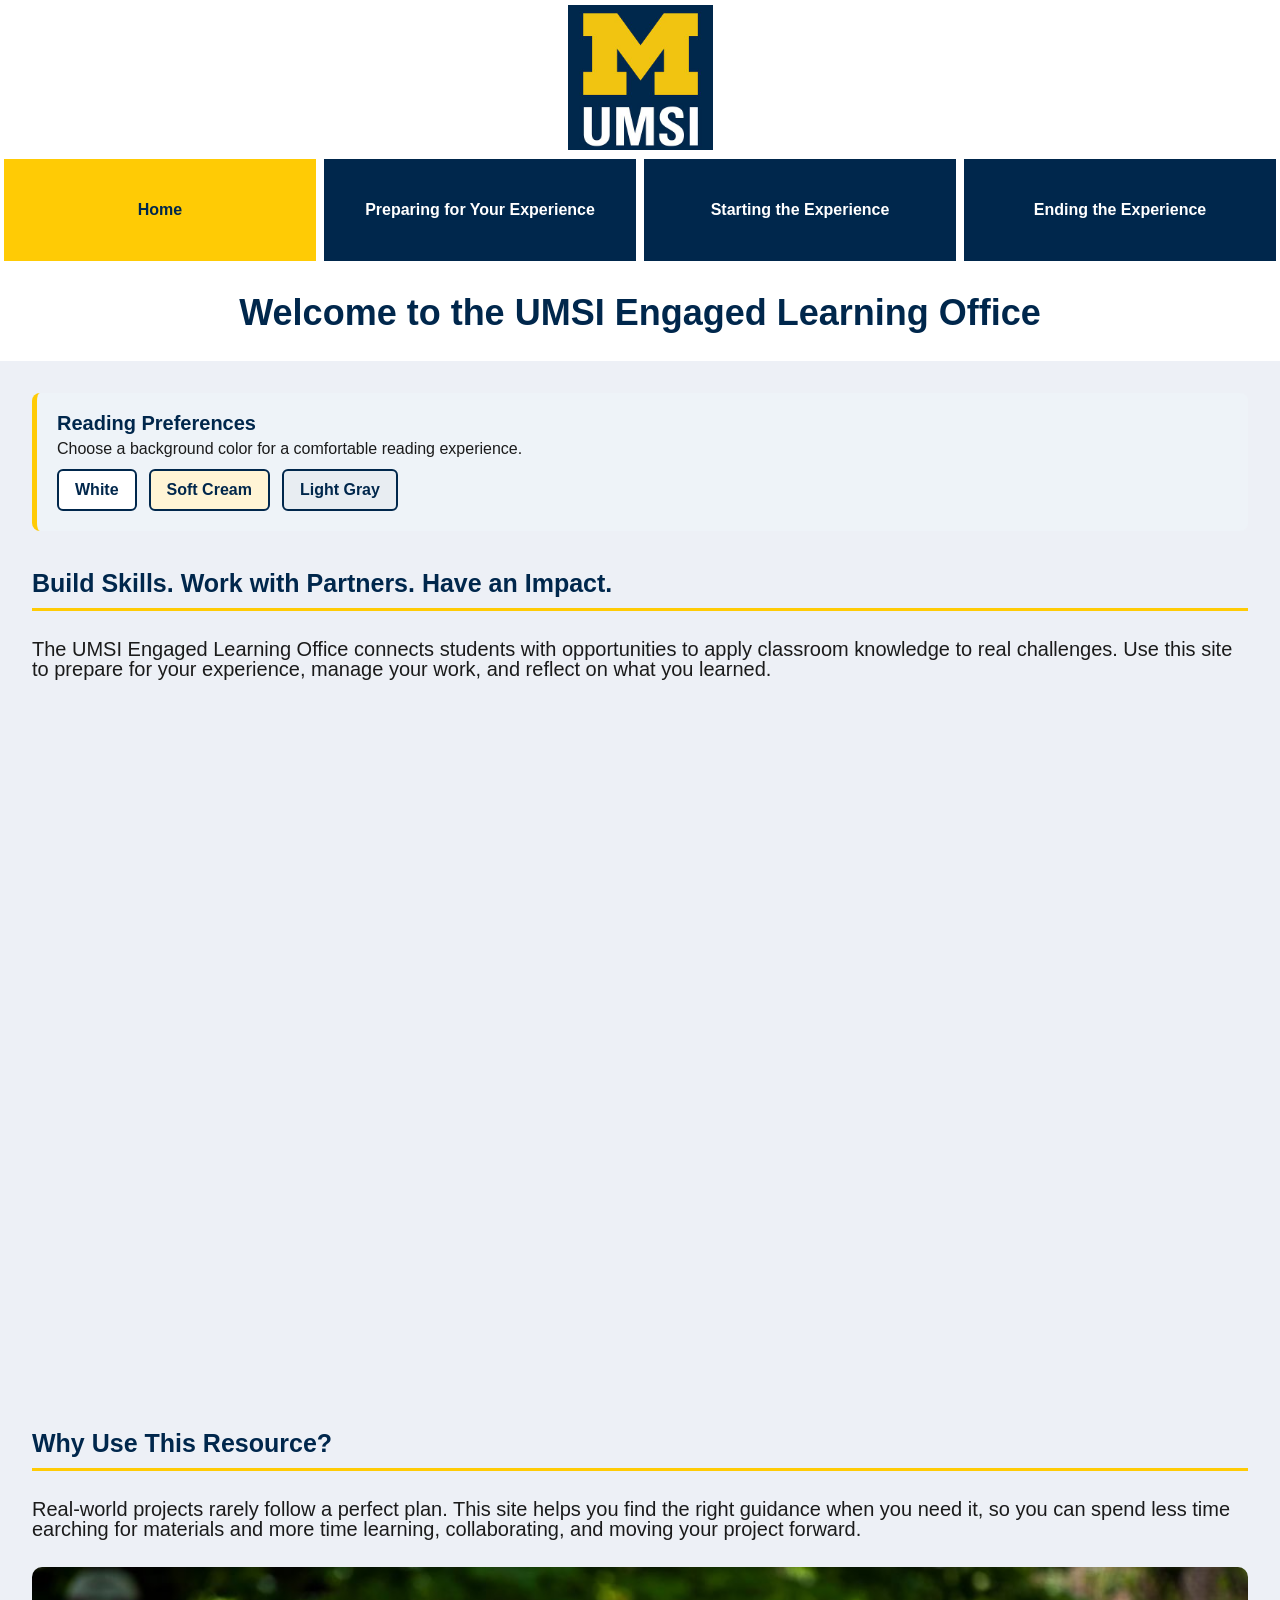
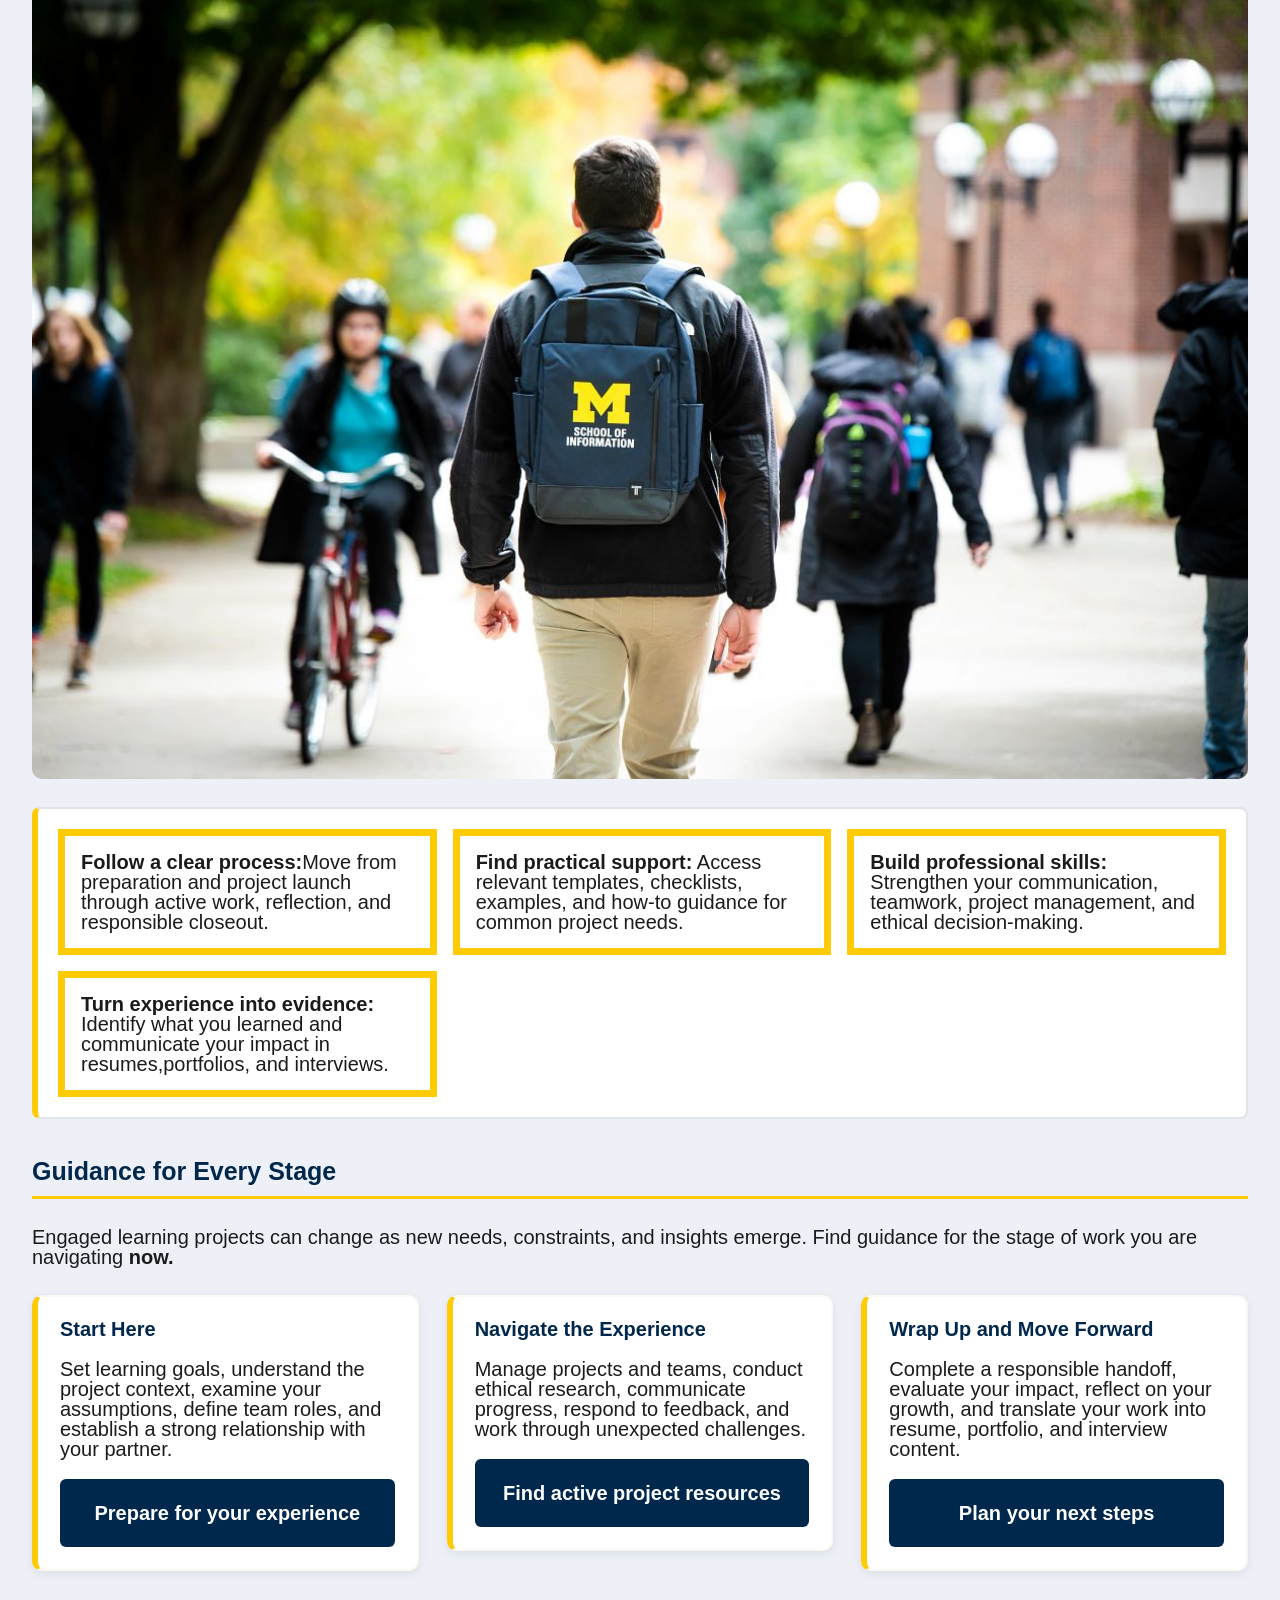
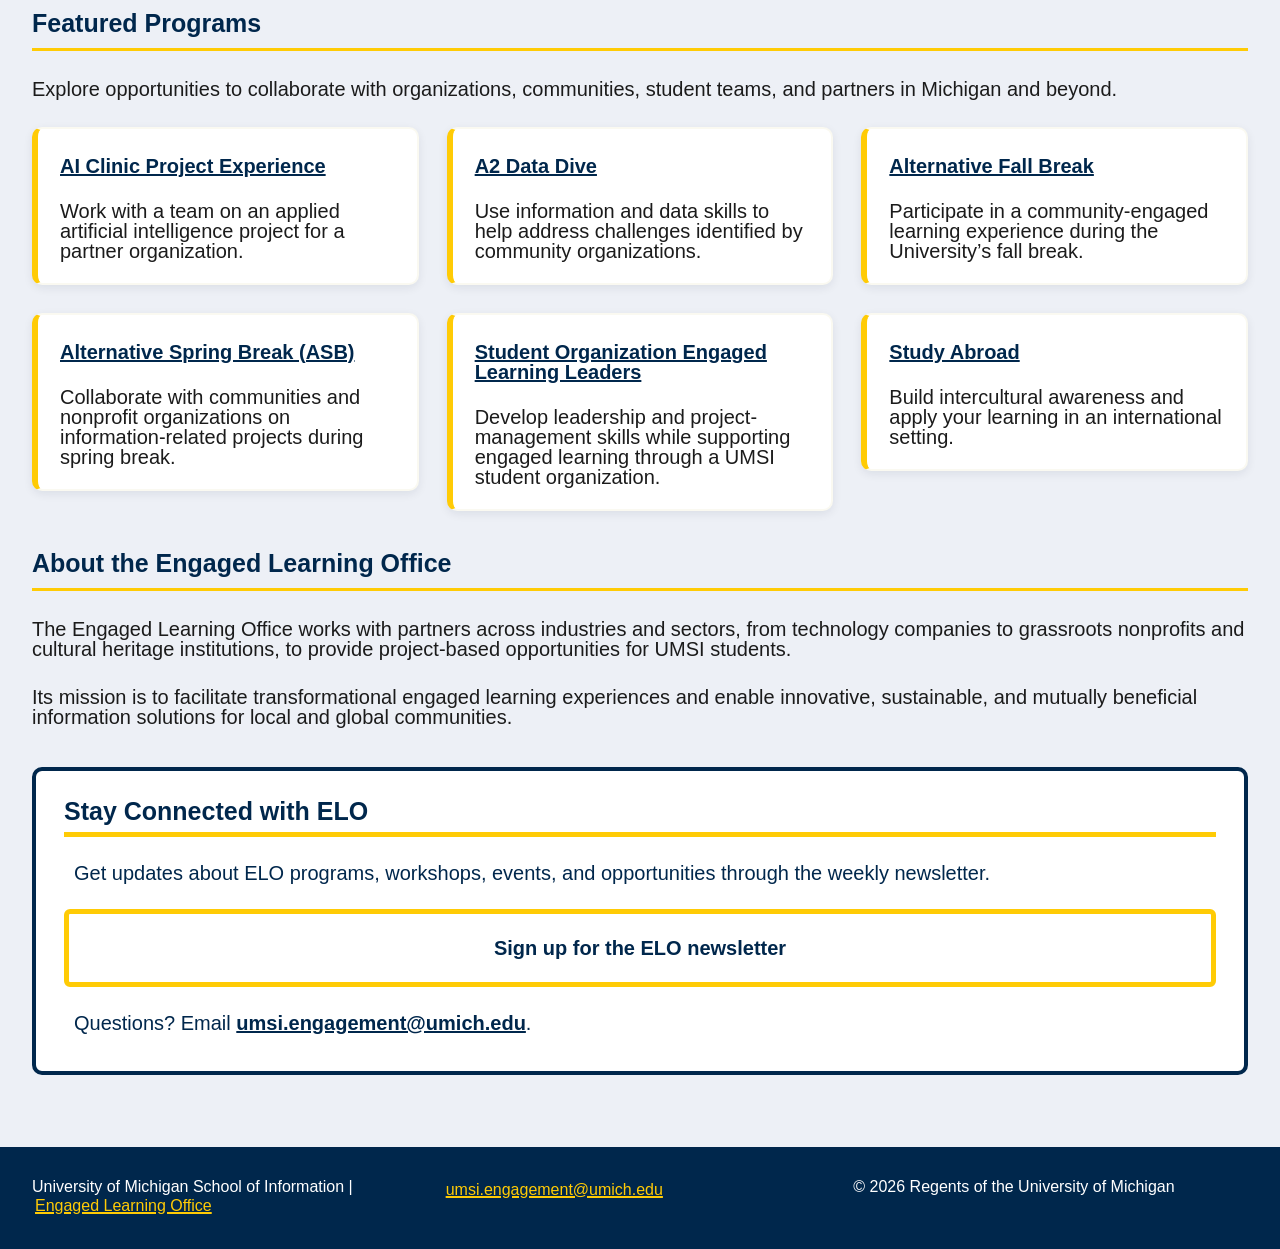
<file: index.html>
<!DOCTYPE html>
<html lang="en">
<head>
    <meta charset="UTF-8">
    <meta name="viewport" content="width=device-width, initial-scale=1.0">
    <link rel="stylesheet" href="css/html5reset.css">
    <link rel="stylesheet" href="css/style.css">
    <title>Welcome to the UMSI Engaged Learning Office| UMSI Engaged Learning</title>

</head>
<body>

<header>
  <a href = "#main">Skip to Main Content</a>
        <img src="images/UMSI_signature_vertical_informal_solidblue.jpg" alt="UMSI Logo">
        <nav>
            <ul>
                <li><a href = "index.html" aria-current="page">Home</a></li>
                <li><a href = "prep.html">Preparing for Your Experience</a></li>
                <li><a href = "starting.html">Starting the Experience</a></li>
                <li><a href = "ending.html">Ending the Experience</a></li>
            </ul>
        </nav>
    <h1>Welcome to the UMSI Engaged Learning Office</h1>

    </header>
    <main id="main">
      <div class="background-preference">
        <h2>Reading Preferences</h2>
        <p>Choose a background color for a comfortable reading experience.</p>
        <div class="color-buttons">
            <button type="button" onclick="changeBackground('#ffffff')"> White </button>
            <button type="button" onclick="changeBackground('#fff4d5')"> Soft Cream </button>
            <button type="button" onclick="changeBackground('#e8edf2')"> Light Gray </button>
        </div>
      </div>
    <section>
      <h2>Build Skills. Work with Partners. Have an Impact.</h2>
      <p>The UMSI Engaged Learning Office connects students with opportunities to apply classroom knowledge to real challenges. Use this site to prepare for your experience, manage your work, and reflect on what you learned.
      </p>

      <iframe width="560" height="315" src="https://www.youtube.com/embed/81ZO9RfIJEQ?si=tBp82YWZMl1u7CVS" title="YouTube video player" allow="accelerometer; autoplay; clipboard-write; encrypted-media; gyroscope; picture-in-picture; web-share" referrerpolicy="strict-origin-when-cross-origin" allowfullscreen></iframe>
        <!-- Note: this iframe might cause an Axe ARIA error - that's not on you that's on YouTube! -->
    </section>

<section>
    <h2>Why Use This Resource?</h2>

    <p>Real-world projects rarely follow a perfect plan. This site helps you find the right guidance when you need it, so you can spend less time earching for materials and more time learning, collaborating, and moving your project forward.
    </p>
        <img src="images/UMSI_CampusFall_UMSIBackpack_02.jpg" alt="A student wears a UMSI backpack in fall on the drag.">
    <ul>
        <li><strong>Follow a clear process:</strong>Move from preparation and project launch through active work, reflection, and responsible closeout.</li>
        <li><strong>Find practical support:</strong> Access relevant templates, checklists, examples, and how-to guidance for common project needs.</li>
        <li><strong>Build professional skills:</strong> Strengthen your communication, teamwork, project management, and ethical decision-making.</li>
        <li><strong>Turn experience into evidence:</strong> Identify what you learned and communicate your impact in resumes,portfolios, and interviews.</li>
    </ul>
</section>

<section>
    <h2>Guidance for Every Stage</h2>
    <p>Engaged learning projects can change as new needs, constraints, and insights emerge. Find guidance for the stage of work you are navigating <strong>now.</strong></p>
    <article>
      <h3>Start Here</h3>
      <p>Set learning goals, understand the project context, examine your assumptions, define team roles, and establish a strong relationship with your partner.</p>
      <a href="prep.html">Prepare for your experience</a>
    </article>

    <article>
      <h3>Navigate the Experience</h3>
      <p>Manage projects and teams, conduct ethical research, communicate progress, respond to feedback, and work through unexpected challenges.</p>
      <a href="">Find active project resources</a>
    </article>

    <article>
      <h3>Wrap Up and Move Forward</h3>
      <p>Complete a responsible handoff, evaluate your impact, reflect on your growth, and translate your work into resume, portfolio, and interview content.</p>
      <a href="">Plan your next steps</a>
    </article>
  </section>

   <section>
    <h2>Featured Programs</h2>
    <p>Explore opportunities to collaborate with organizations, communities, student teams, and partners in Michigan and beyond.</p>
    <article>
    <h3><a href="https://mcompass.umich.edu/_portal/tds-program-brochure?programid=12810">AI Clinic Project Experience</a></h3>
    <p>Work with a team on an applied artificial intelligence project for a partner organization.</p>
    </article>

    <article>
    <h3><a href="https://mcompass.umich.edu/_portal/tds-program-brochure?programid=12556">A2 Data Dive</a></h3>
    <p>Use information and data skills to help address challenges identified by community organizations.</p>
    </article>

     <article>
      <h3><a href="https://mcompass.umich.edu/_portal/tds-program-brochure?programid=11297">Alternative Fall Break</a></h3>
      <p>Participate in a community-engaged learning experience during the University’s fall break.</p>
    </article>

    <article>
      <h3><a href="https://mcompass.umich.edu/_portal/tds-program-brochure?programid=10621">Alternative Spring Break (ASB)</a></h3>
       <p>Collaborate with communities and nonprofit organizations on information-related projects during spring break.</p>
    </article>

    <article>
      <h3><a href="https://mcompass.umich.edu/_portal/tds-program-brochure?programid=12294">Student Organization Engaged Learning Leaders</a></h3>
       <p>Develop leadership and project-management skills while supporting engaged learning through a UMSI student organization.</p>
    </article>

    <article>
      <h3><a href="https://www.si.umich.edu/student-life/study-abroad">Study Abroad</a></h3>
      <p>Build intercultural awareness and apply your learning in an international setting. </p>
    </article>
   </section>
  <section>
    <h2>About the Engaged Learning Office</h2>
    <p>The Engaged Learning Office works with partners across industries and sectors, from technology companies to grassroots nonprofits and cultural heritage institutions, to provide project-based opportunities for UMSI students.</p>
    <p>Its mission is to facilitate transformational engaged learning experiences and enable innovative, sustainable, and mutually beneficial information solutions for local and global communities.</p>
  </section>
  <aside>
    <h2>Stay Connected with ELO</h2>
    <p>Get updates about ELO programs, workshops, events, and opportunities through the weekly newsletter.</p>
    <div>
       <a href="https://umsi.info/elo-newsletter"> Sign up for the ELO newsletter</a>
    </div>
    <p>Questions? Email <a href="mailto:umsi.engagement@umich.edu">umsi.engagement@umich.edu</a>.</p>
  </aside>


        <!-- Content taken & modified from UMGPT with the prompt, "Write me a webpage of intro content to help meet the following requirements - this is for the home page": and then pasted in the client objectives & project requirements"
        UMGPT. (2026). UMGPT ( GPT-5.6 Sol September 7th version) [Large language model]. -->
    </main>
    <footer>
      <p>University of Michigan School of Information | <a href="https://www.si.umich.edu/programs/engaged-learning/about-engaged-learning-office">Engaged Learning Office </a></p>
      <address>
        <a href="mailto:umsi.engagement@umich.edu"> umsi.engagement@umich.edu</a>
      </address>
      <p>&copy; <span id="year"></span> Regents of the University of Michigan</p>
      <script>
        document.getElementById("year").innerHTML = new Date().getFullYear();
        </script>
    </footer>

    <script>
      function changeBackground(color) {
          document.querySelector("body").style.backgroundColor = color;
      }
  </script>

</body>

</html>
</file>
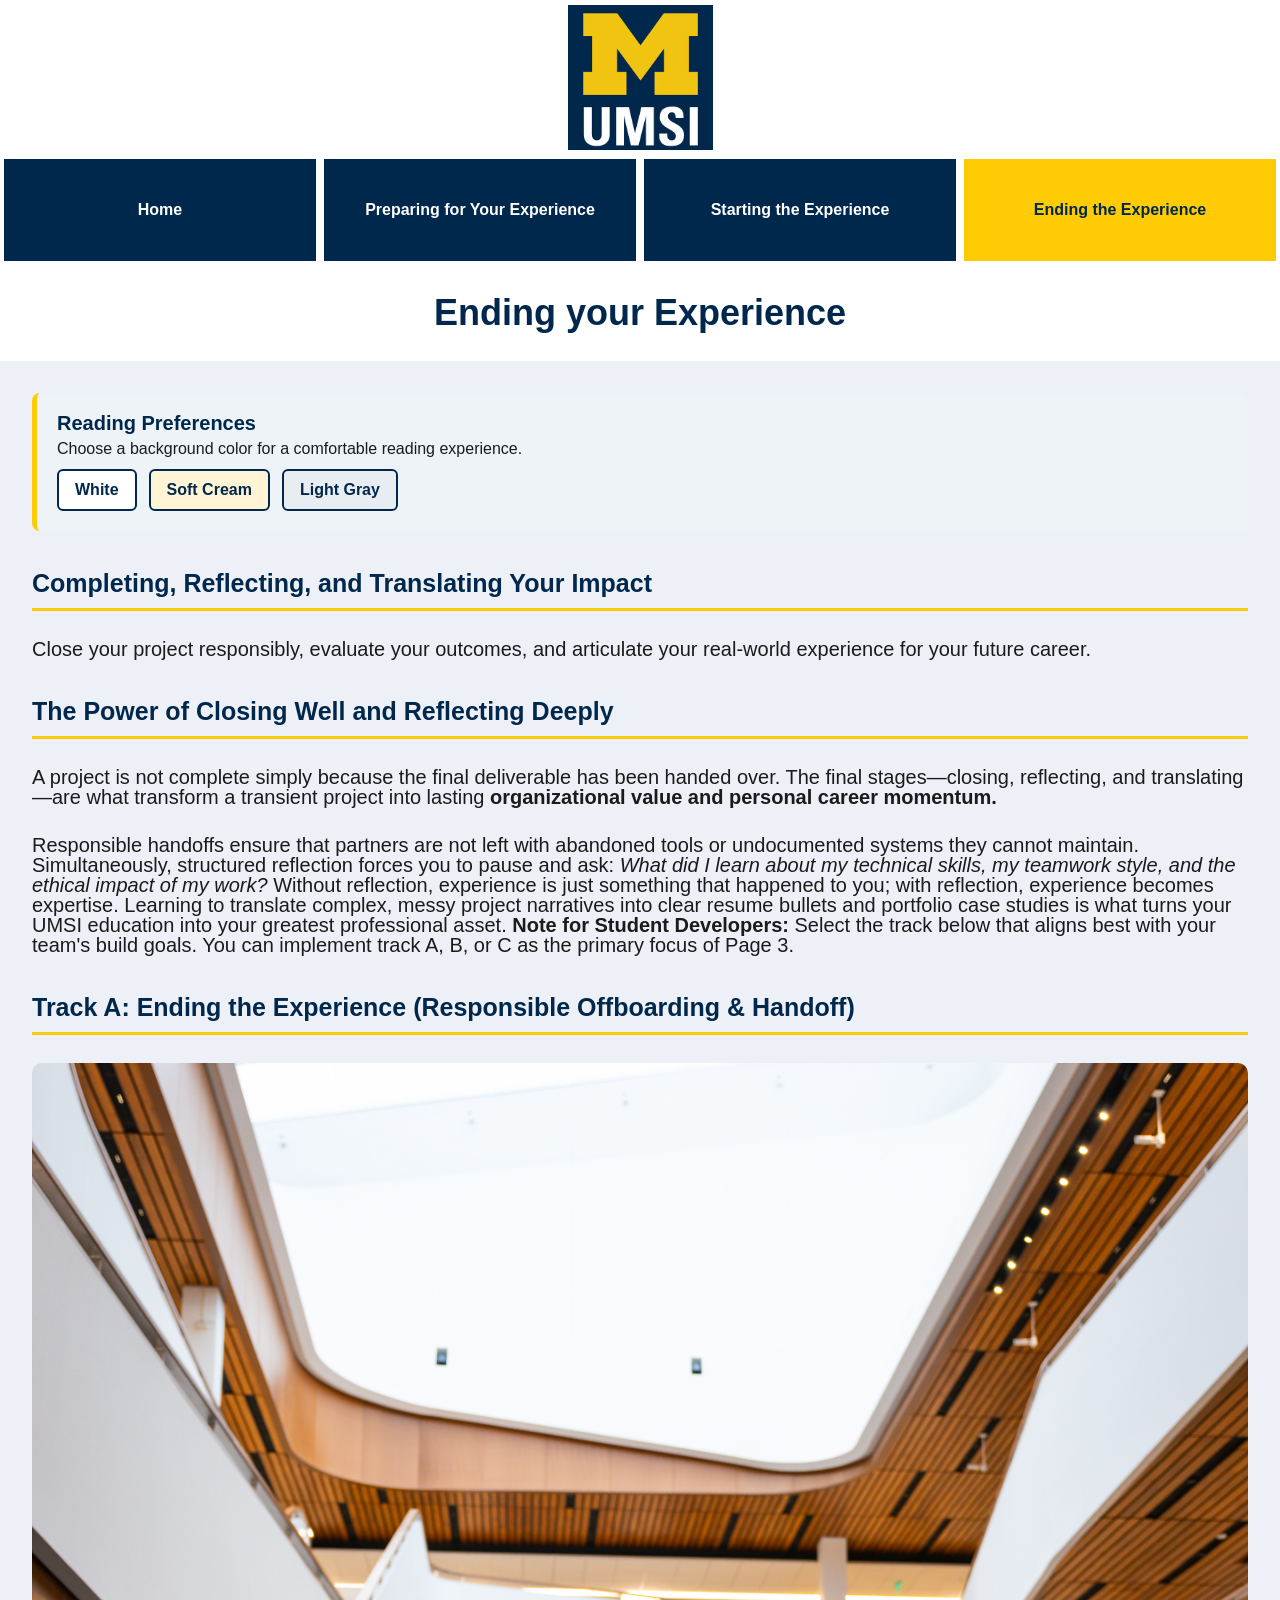
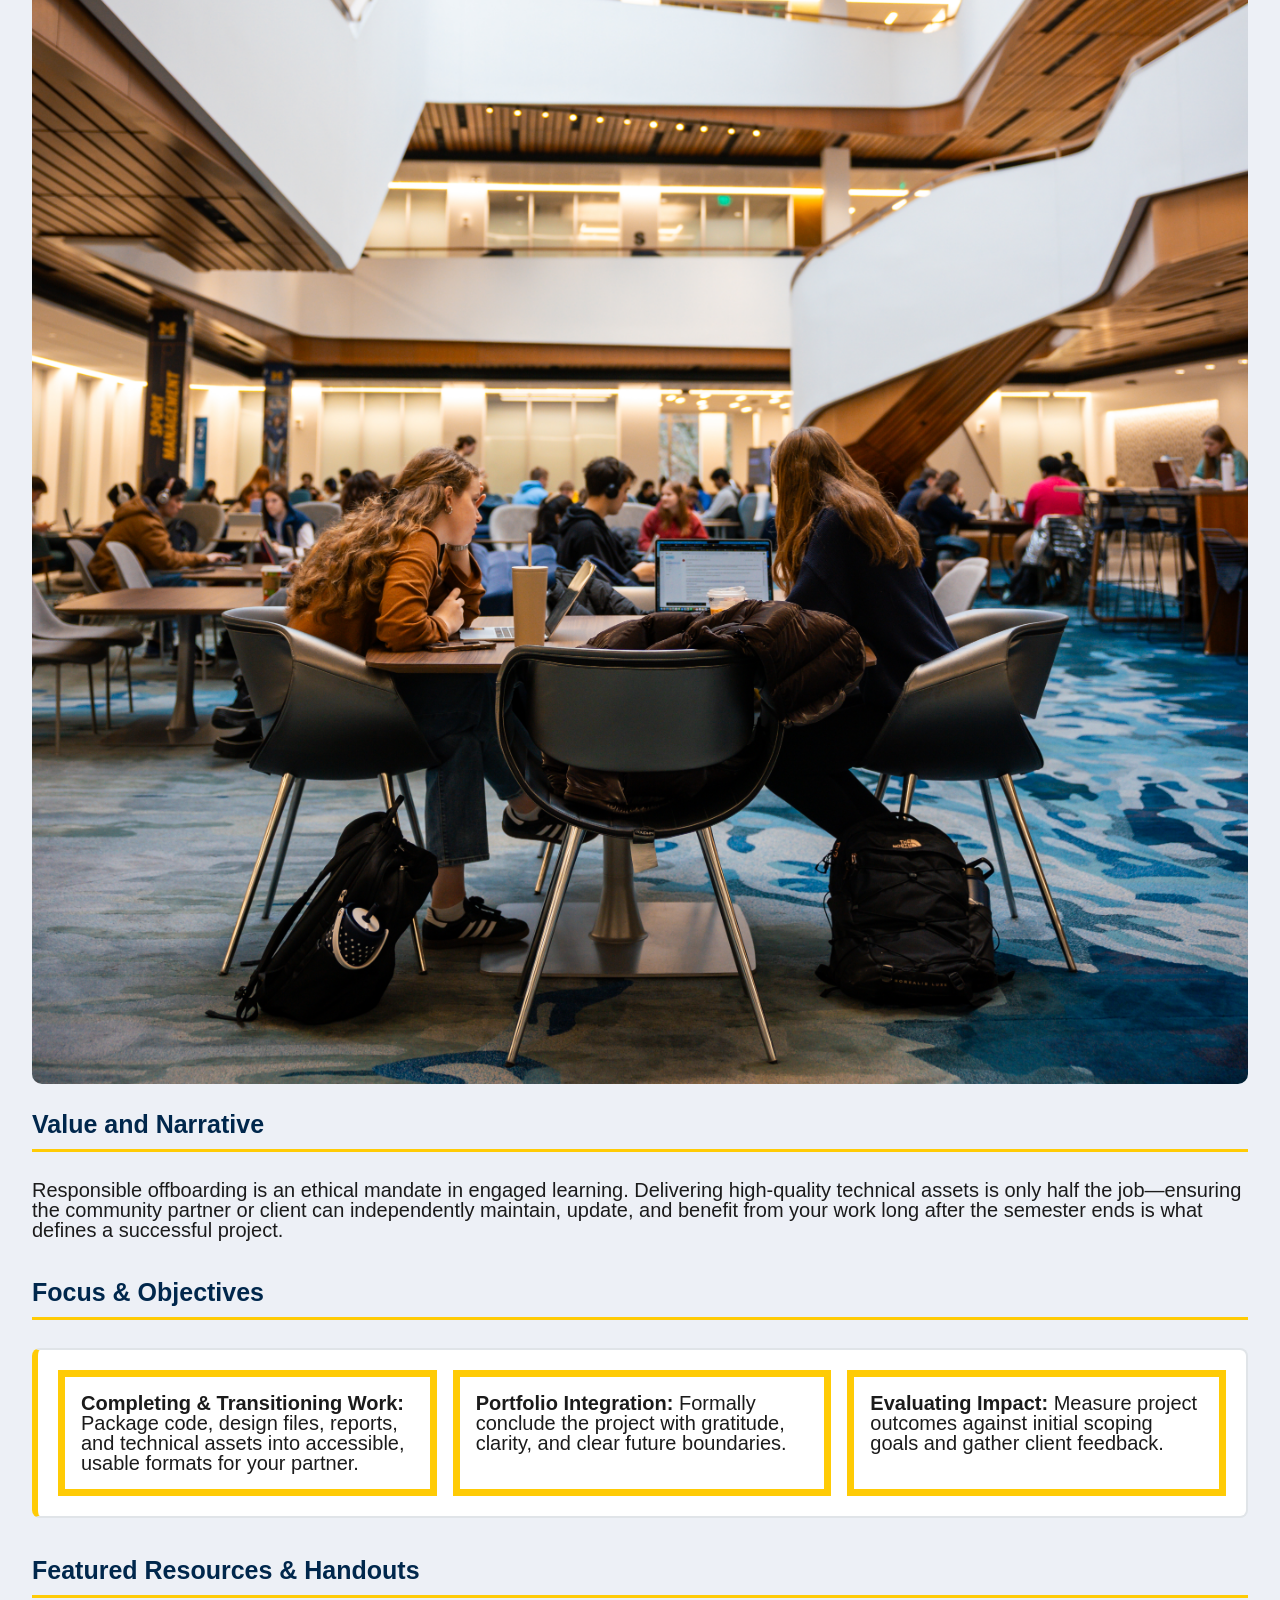
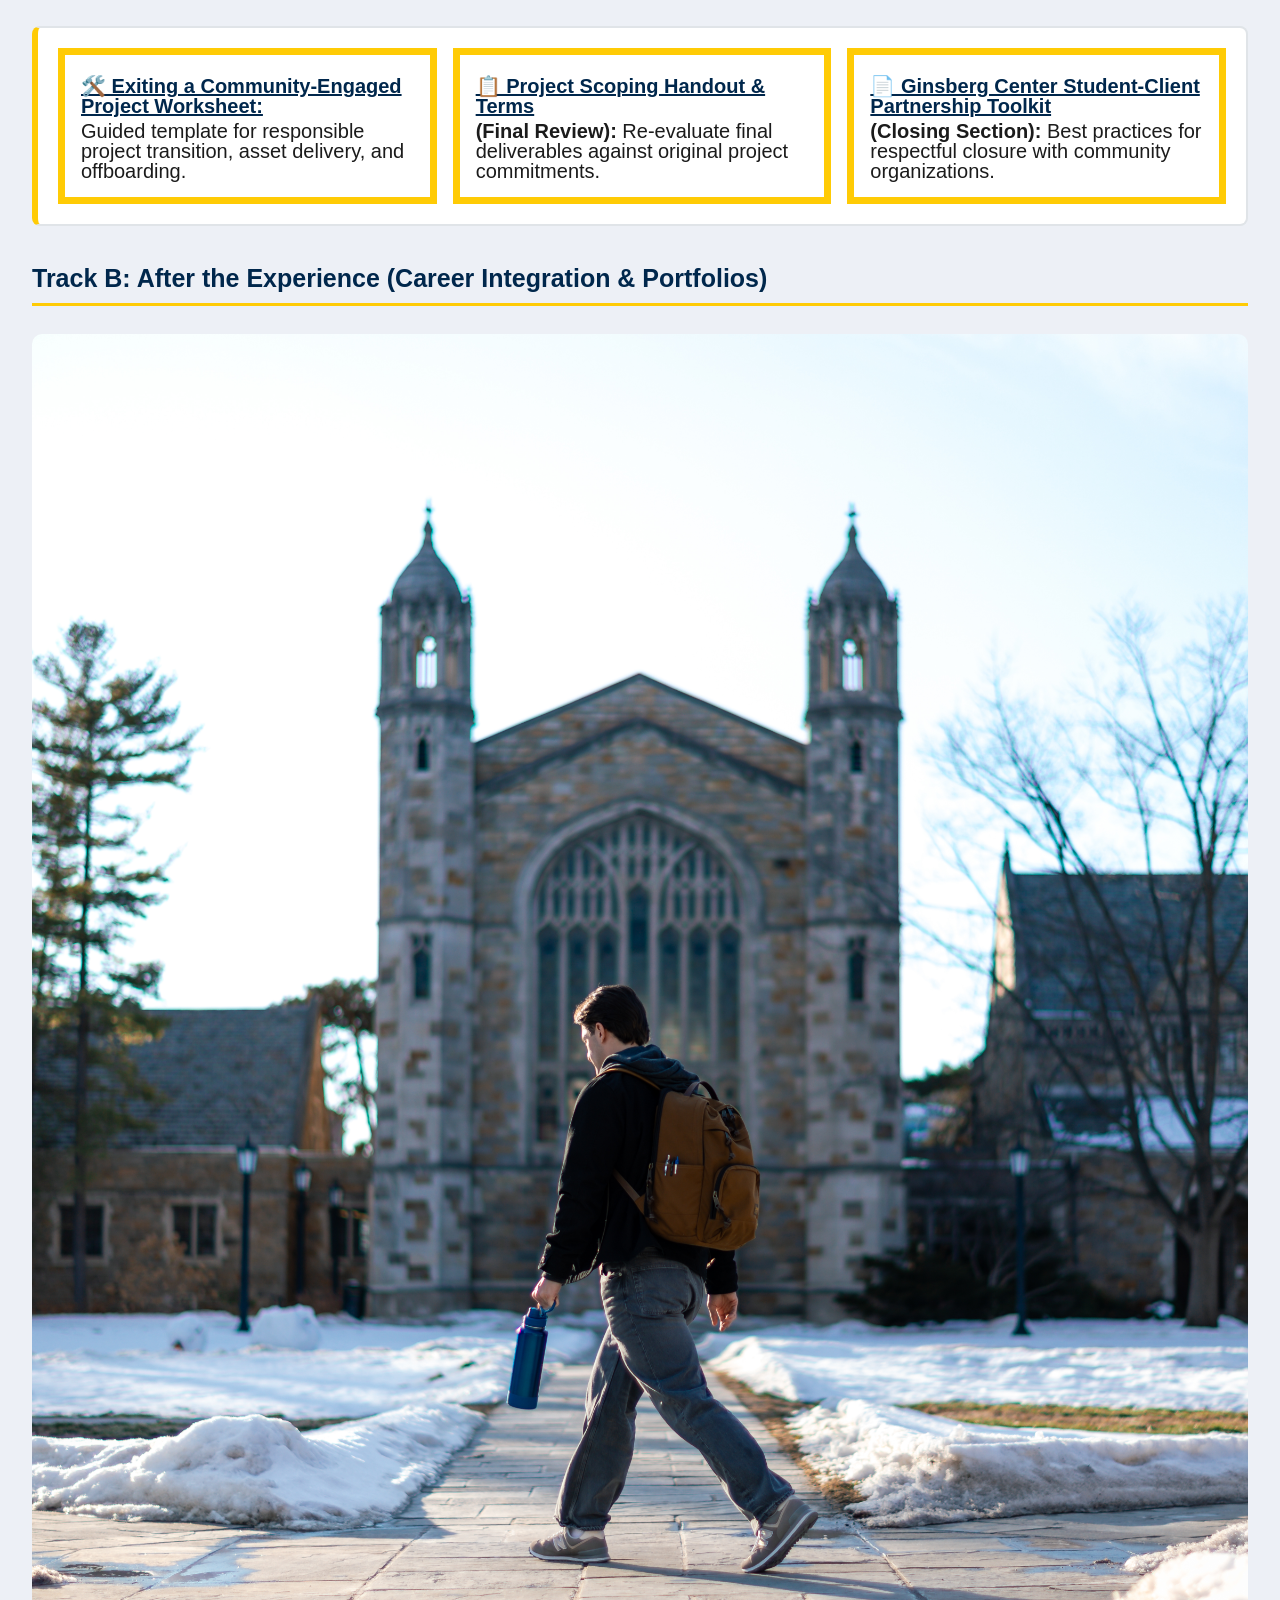
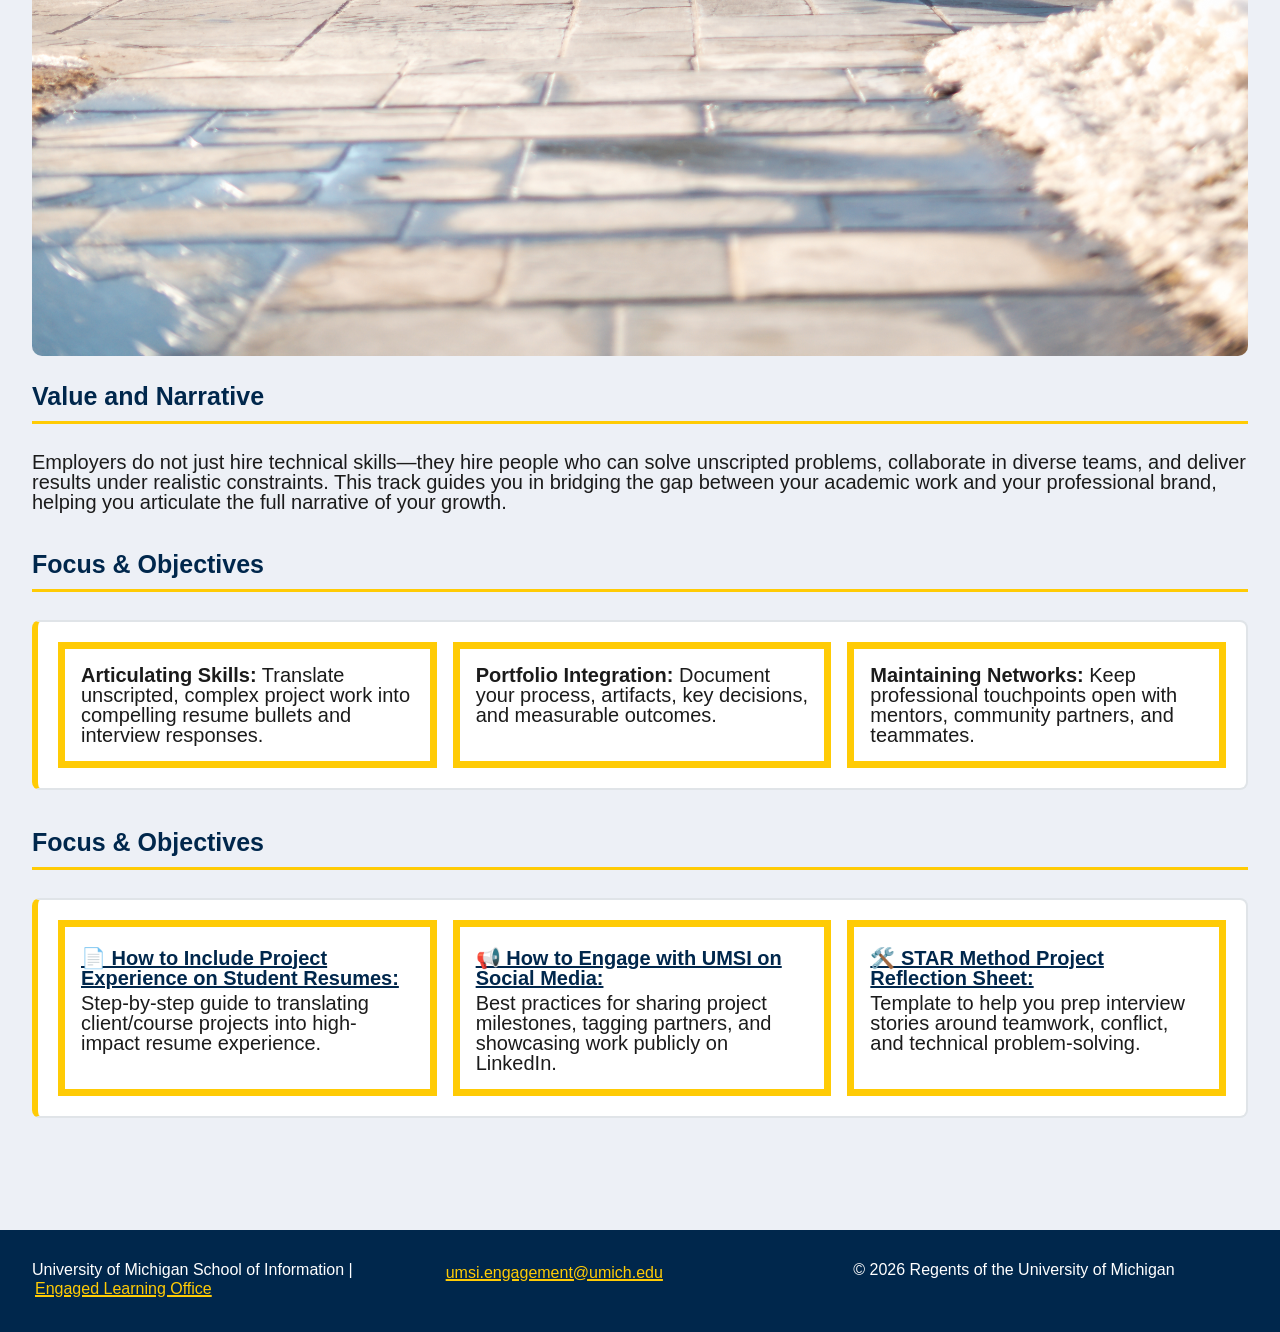
<file: ending.html>
<!DOCTYPE html>
<html lang="en">
<head>
    <meta charset="UTF-8">
    <meta name="viewport" content="width=device-width, initial-scale=1.0">
    <link rel="stylesheet" href="css/html5reset.css">
    <link rel="stylesheet" href="css/style.css">
    <title>Ending Your Experience | UMSI Engaged Learning</title>

</head>
<body>

    <header>
  <a href = "#main">Skip to Main Content</a>
        <img src="images/UMSI_signature_vertical_informal_solidblue.jpg" alt="UMSI Logo">
        <nav>
            <ul>
                <li><a href = "index.html">Home</a></li>
                <li><a href = "prep.html">Preparing for Your Experience</a></li>
                <li><a href = "starting.html">Starting the Experience</a></li>
                <li><a href = "ending.html" aria-current="page">Ending the Experience</a></li>
            </ul>
        </nav>
    <h1>Ending your Experience</h1>

    </header>
    <main id="main">
        <div class="background-preference">
            <h2>Reading Preferences</h2>
            <p>Choose a background color for a comfortable reading experience.</p>
            <div class="color-buttons">
                <button type="button" onclick="changeBackground('#ffffff')"> White </button>
                <button type="button" onclick="changeBackground('#fff4d5')"> Soft Cream </button>
                <button type="button" onclick="changeBackground('#e8edf2')"> Light Gray </button>
            </div>
        </div>

        <section>
            <h2>Completing, Reflecting, and Translating Your Impact</h2>
            <p> Close your project responsibly, evaluate your outcomes, and articulate your real-world experience for your future career.</p>
        </section>


        <section>
            <h2>The Power of Closing Well and Reflecting Deeply</h2>
            <p>A project is not complete simply because the final deliverable has been handed over. The final stages—closing, reflecting, and translating—are what transform a transient project into lasting <strong>organizational value and personal career momentum.</strong></p>

            <p>Responsible handoffs ensure that partners are not left with abandoned tools or undocumented systems they cannot maintain. Simultaneously, structured reflection forces you to pause and ask: <i>What did I learn about my technical skills, my teamwork style, and the ethical impact of my work?</i> Without reflection, experience is just something that happened to you; with reflection, experience becomes expertise. 
                Learning to translate complex, messy project narratives into clear resume bullets and portfolio case studies is what turns your UMSI education into your greatest professional asset.
                <strong>Note for Student Developers:</strong> Select the track below that aligns best with your team's build goals. You can implement track A, B, or C as the primary focus of Page 3.
            </p>
        </section>

    <section>
      <h2>Track A: Ending the Experience (Responsible Offboarding & Handoff)</h2>

      <img src="images/ending-pic2.jpg" alt="Students sitting in a table working together in library"
      width="500"
      height="700">

      <h2>Value and Narrative</h2>
      <p>
        Responsible offboarding is an ethical mandate in engaged learning. Delivering high-quality technical assets is only half the job—ensuring the community partner or client can independently maintain, update, and benefit from your work long after the semester ends is what defines a successful project.
      </p>
    </section>

<section>
    <h2>Focus & Objectives </h2>

    <ul>
        <li><strong>Completing & Transitioning Work:</strong> Package code, design files, reports, and technical assets into accessible, usable formats for your partner.</li>
        <li><strong>Portfolio Integration:</strong> Formally conclude the project with gratitude, clarity, and clear future boundaries.</li>
        <li><strong>Evaluating Impact:</strong> Measure project outcomes against initial scoping goals and gather client feedback.</li>
    </ul>
</section>

<section>
    <h2>Featured Resources & Handouts</h2>

    <ul>
        <li><strong><a href="https://docs.google.com/document/d/1-gfg_EZ3T8pa3T0a130Qvtpl1bYoLOVEHSNpGHcJtFA/edit?usp=drive_link">🛠️ Exiting a Community-Engaged Project Worksheet:</a></strong> Guided template for responsible project transition, asset delivery, and offboarding.</li>
        <li><strong><a href="https://docs.google.com/document/d/1TrEDolwmOIlXgYgAP9VvlOGoYOwFfe6KxzZOgZSVYVw/edit?usp=drive_link">📋 Project Scoping Handout & Terms</a> (Final Review):</strong> Re-evaluate final deliverables against original project commitments.</li>
        <li><strong><a href="https://ginsberg.umich.edu/article/campus-community-partnerships-toolkit">📄 Ginsberg Center Student-Client Partnership Toolkit</a> (Closing Section):</strong> Best practices for respectful closure with community organizations.</li>
    </ul>
</section>

<section>
    <h2>Track B: After the Experience (Career Integration & Portfolios)</h2>

    <img src="images/ending-pic1.jpg" alt="A student walking through law quad with backpack"
      width="500"
      height="700">

    <h2>Value and Narrative</h2>
    <p>
      Employers do not just hire technical skills—they hire people who can solve unscripted problems, collaborate in diverse teams, and deliver results under realistic constraints. 
      This track guides you in bridging the gap between your academic work and your professional brand, helping you articulate the full narrative of your growth.
    </p>

  </section>

<section>
  <h2>Focus & Objectives </h2>

  <ul>
      <li><strong>Articulating Skills:</strong> Translate unscripted, complex project work into compelling resume bullets and interview responses.</li>
      <li><strong>Portfolio Integration:</strong> Document your process, artifacts, key decisions, and measurable outcomes.</li>
      <li><strong>Maintaining Networks:</strong> Keep professional touchpoints open with mentors, community partners, and teammates.</li>
  </ul>
</section>
<section>
    <h2>Focus & Objectives </h2>

    <ul>
        <li><strong><a href="https://docs.google.com/document/d/1mjyX6jgqXFrY7SFYaA3J2cTh1ZnHH0FKF5aUKfXzXKo/edit?tab=t.0">📄 How to Include Project Experience on Student Resumes:</a></strong>  Step-by-step guide to translating client/course projects into high-impact resume experience.</li>
        <li><strong><a href="https://docs.google.com/document/d/1jwQg_Y4jECLPHqcyOtJtDTK5x-68KstexfPbh6jXHnA/edit?tab=t.0">📢 How to Engage with UMSI on Social Media:</a></strong> Best practices for sharing project milestones, tagging partners, and showcasing work publicly on LinkedIn.</li>
        <li><strong><a href="https://careercenter.umich.edu/content/interviewing-resources">🛠️ STAR Method Project Reflection Sheet:</a></strong> Template to help you prep interview stories around teamwork, conflict, and technical problem-solving.</li>
    </ul>
</section>

        <!-- Content taken & modified from UMGPT with the prompt, "Write me a webpage of intro content to help meet the following requirements - this is for the home page": and then pasted in the client objectives & project requirements"
        UMGPT. (2026). UMGPT ( GPT-5.6 Sol September 7th version) [Large language model]. -->
    </main>
    <footer>
        <p>University of Michigan School of Information | <a href="https://www.si.umich.edu/programs/engaged-learning/about-engaged-learning-office">Engaged Learning Office </a></p>
        <address>
            <a href="mailto:umsi.engagement@umich.edu"> umsi.engagement@umich.edu</a>
        </address>
        <p>&copy; <span id="year"></span> Regents of the University of Michigan</p>
        <script>
            document.getElementById("year").innerHTML = new Date().getFullYear();
        </script>
    </footer>

    <script>
        function changeBackground(color) {
            document.querySelector("body").style.backgroundColor = color;
        }
    </script>
</body>
</html>
</file>
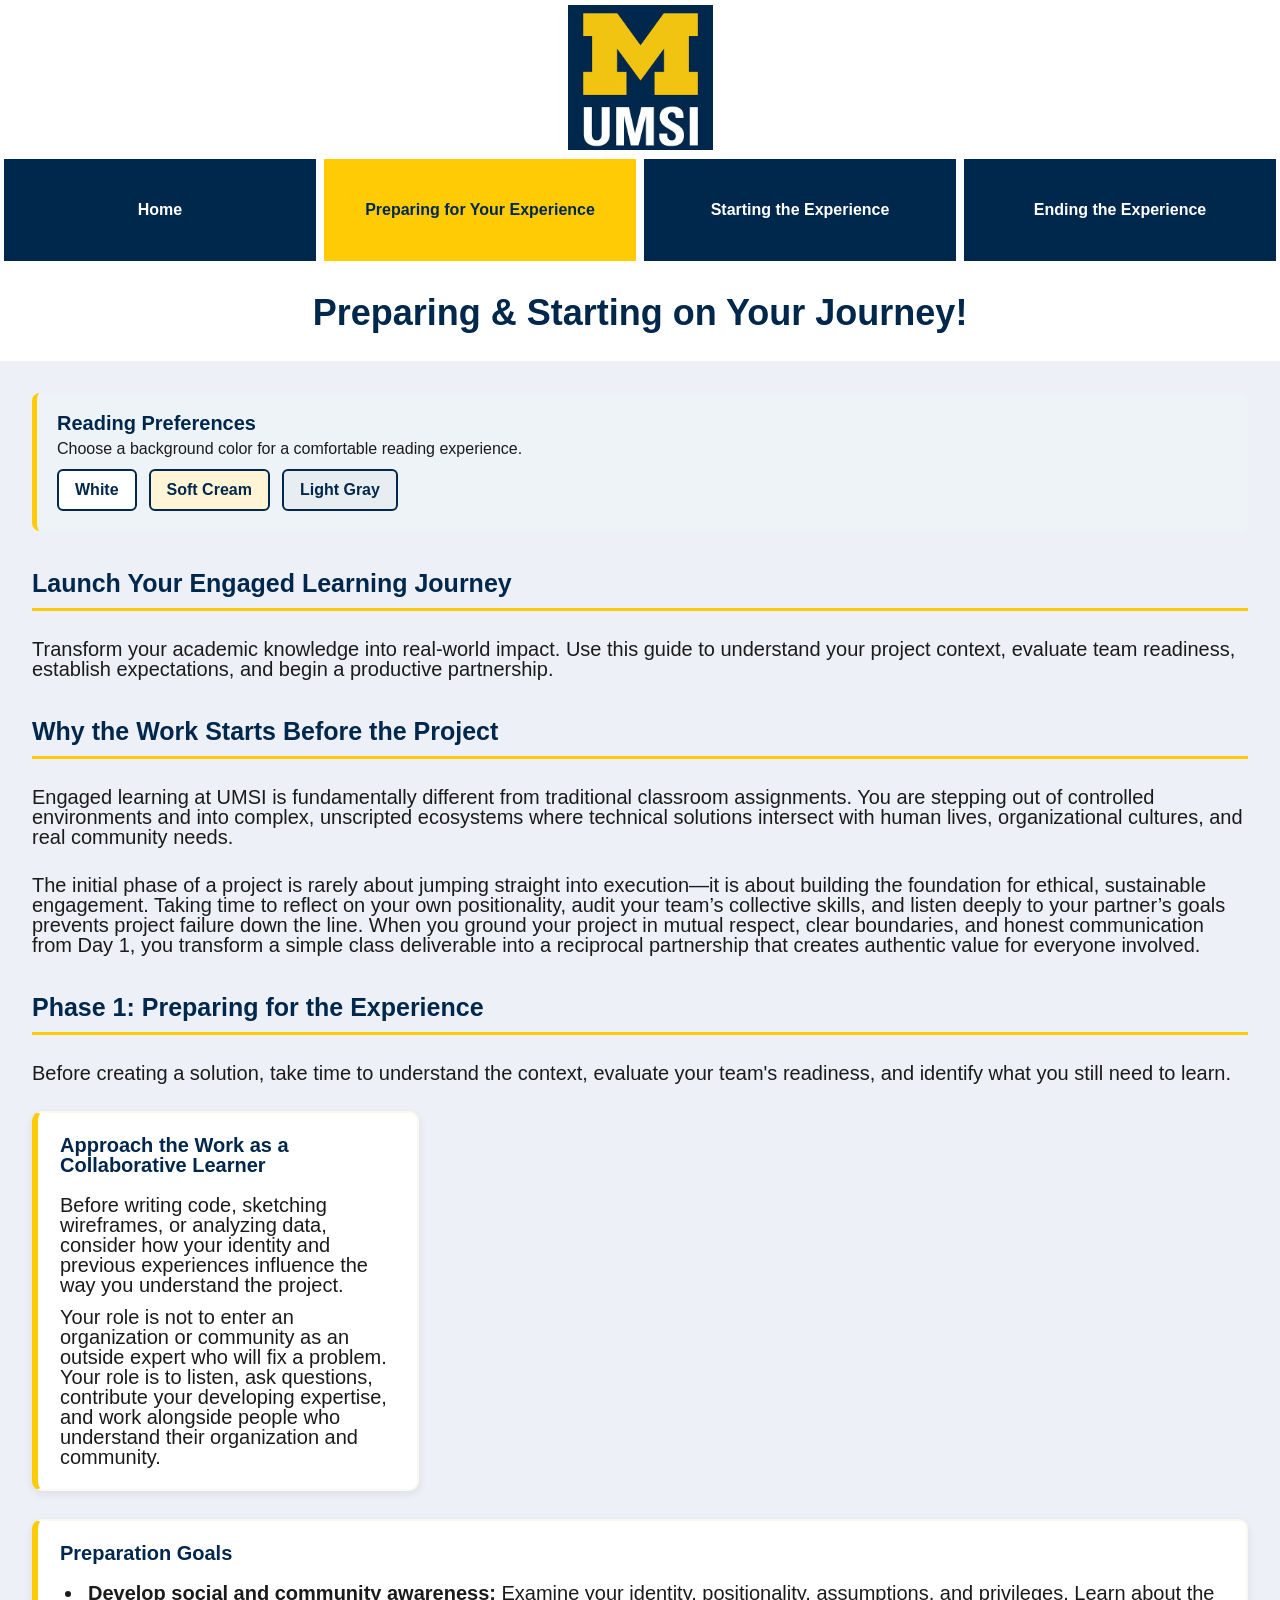
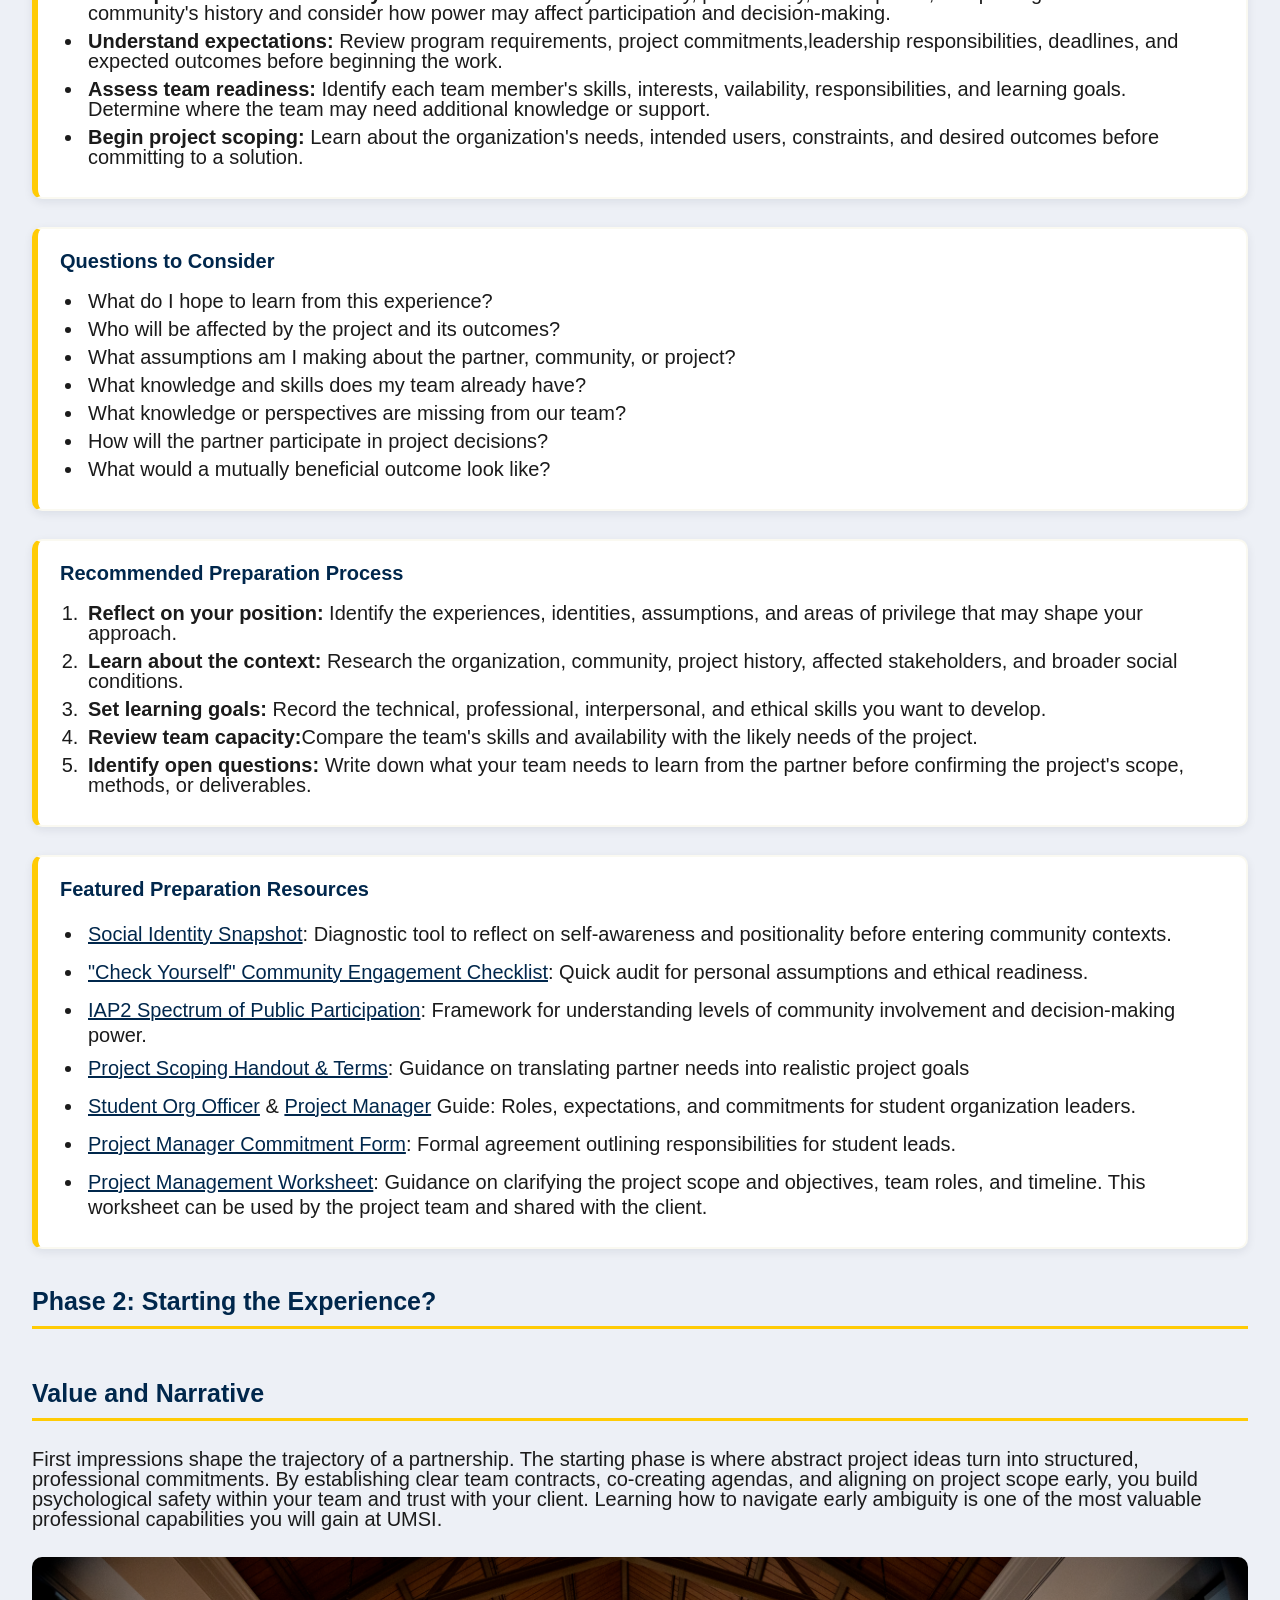
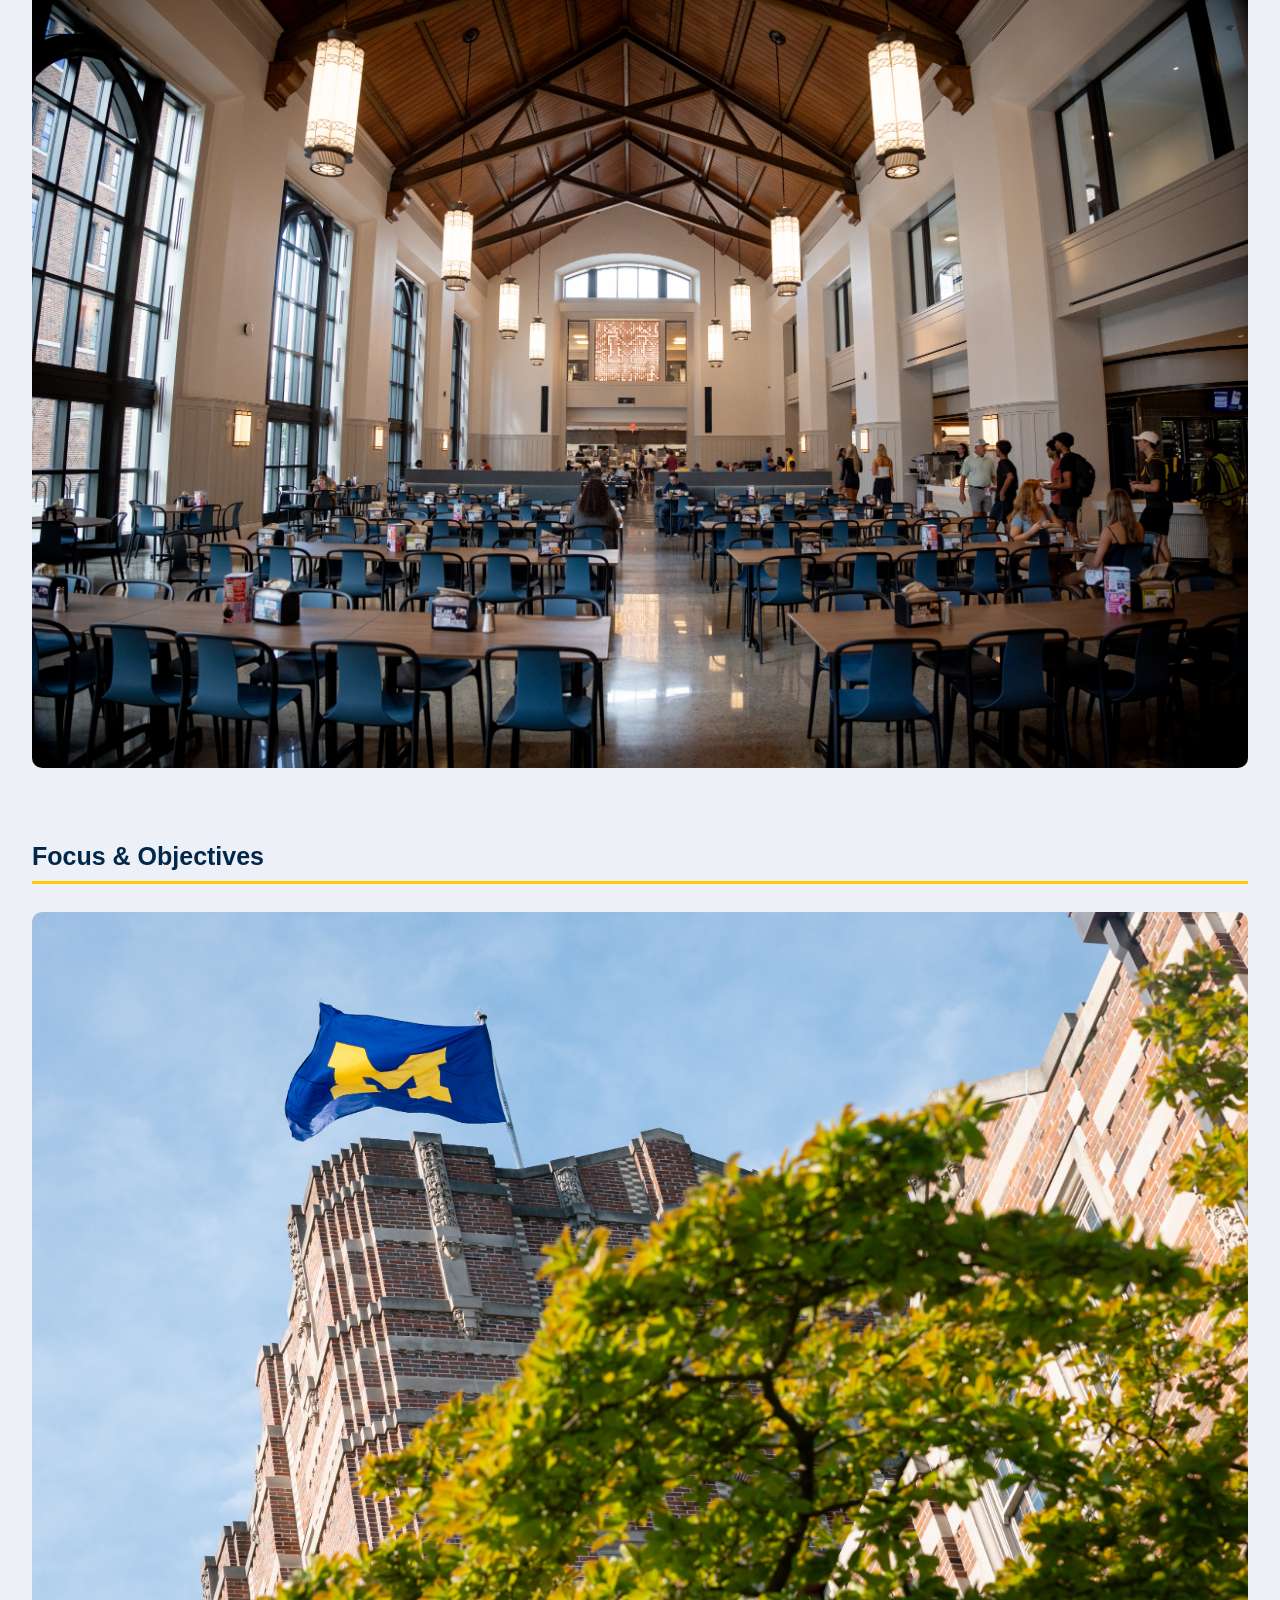
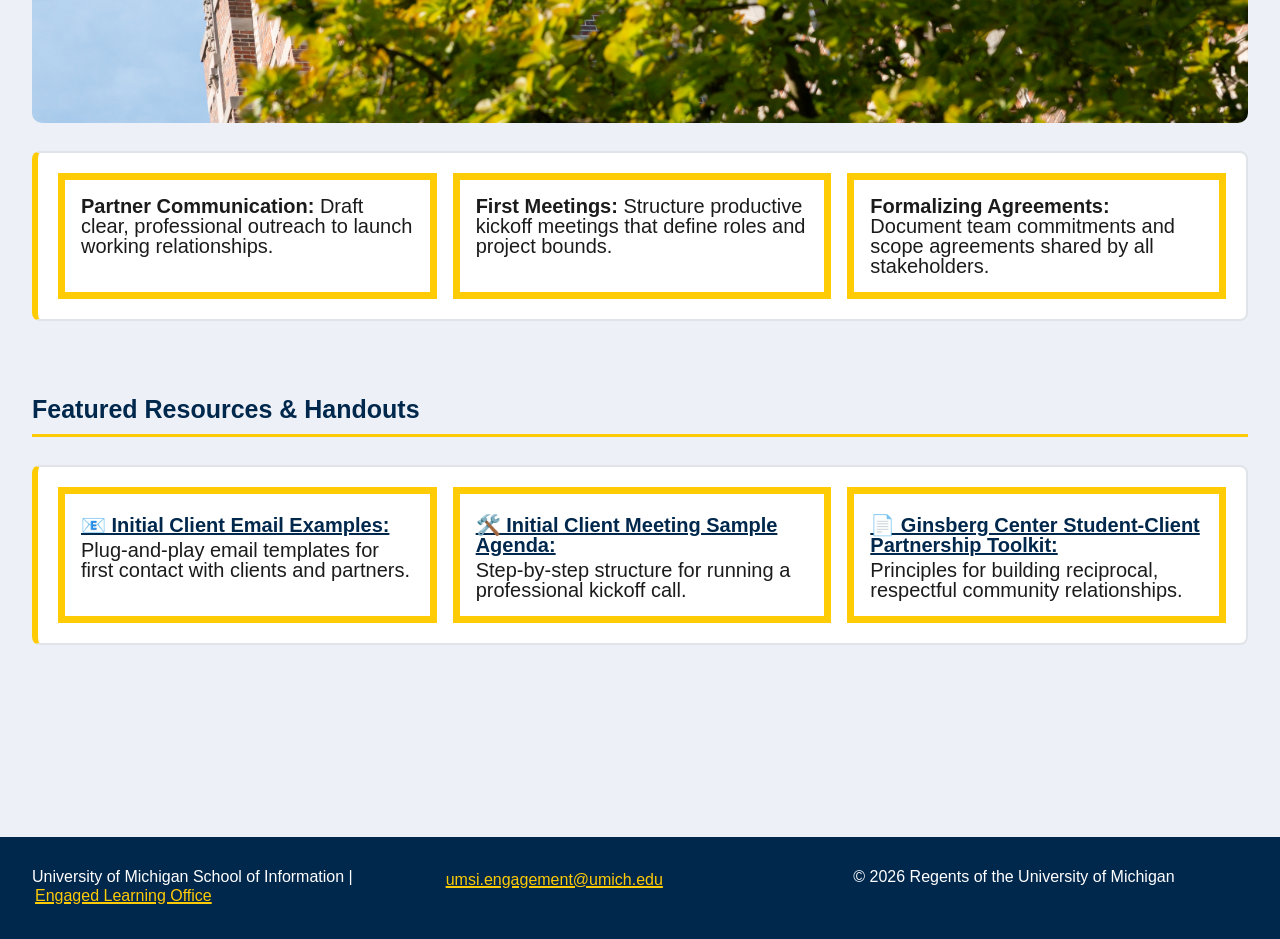
<file: prep.html>
<!DOCTYPE html>
<html lang="en">
<head>
    <meta charset="UTF-8">
    <meta name="viewport" content="width=device-width, initial-scale=1.0">
    <link rel="stylesheet" href="css/html5reset.css">
    <link rel="stylesheet" href="css/style.css">
    <title>Preparing for Your Experience | UMSI Engaged Learning</title>
</head>
<body>

    <header>

  <a href = "#main">Skip to Main Content</a>
        <img src="images/UMSI_signature_vertical_informal_solidblue.jpg" alt="UMSI Logo">
        <nav>
            <ul>
              <li><a href = "index.html">Home</a></li>
              <li><a href = "prep.html" aria-current="page">Preparing for Your Experience</a></li>
              <li><a href = "starting.html">Starting the Experience</a></li>
              <li><a href = "ending.html">Ending the Experience</a></li>
            </ul>
        </nav>
    <h1>Preparing & Starting on Your Journey!</h1>
  </header>
<main id="main">
  <div class="background-preference">
    <h2>Reading Preferences</h2>
    <p>Choose a background color for a comfortable reading experience.</p>
    <div class="color-buttons">
        <button type="button" onclick="changeBackground('#ffffff')"> White </button>
        <button type="button" onclick="changeBackground('#fff4d5')"> Soft Cream </button>
        <button type="button" onclick="changeBackground('#e8edf2')"> Light Gray </button>
    </div>
  </div>
  
<section>
  <h2>Launch Your Engaged Learning Journey</h2>
  <p>Transform your academic knowledge into real-world impact. Use this guide to understand your project context, evaluate team readiness, establish expectations, and begin a productive partnership.</p>
</section>

<section>
  <h2>Why the Work Starts Before the Project</h2>
  <p>Engaged learning at UMSI is fundamentally different from traditional classroom assignments. You are stepping out of controlled environments and into complex, unscripted ecosystems where technical solutions intersect with human lives, organizational cultures, and real community needs.</p>
  <p>The initial phase of a project is rarely about jumping straight into execution—it is about building the foundation for ethical, sustainable engagement. Taking time to reflect on your own positionality, audit your team’s collective skills, and listen deeply to your partner’s goals prevents project failure down the line. When you ground your project in mutual respect, clear boundaries, and honest communication from Day 1, you transform a simple class deliverable into a reciprocal partnership that creates authentic value for everyone involved.</p>


</section>

<section>
  <h2>Phase 1: Preparing for the Experience</h2>
  <p>Before creating a solution, take time to understand the context, evaluate your team's readiness, and identify what you still need to learn.</p>
  <article>
    <h3>Approach the Work as a Collaborative Learner</h3>
    <p>Before writing code, sketching wireframes, or analyzing data, consider how your identity and previous experiences influence the way you understand the project.</p>
    <p>Your role is not to enter an organization or community as an outside expert who will fix a problem. Your role is to listen, ask questions, contribute your developing expertise, and work alongside people who understand their organization and community.</p>
  </article>

  <article>
    <h3>Preparation Goals</h3>
    <ul>
      <li><strong>Develop social and community awareness:</strong> Examine your identity, positionality, assumptions, and privileges. Learn about the community's history and consider how power may affect participation and decision-making.
      </li>
      <li><strong>Understand expectations:</strong> Review program requirements, project commitments,leadership responsibilities, deadlines, and expected outcomes before beginning the work.</li>
      <li><strong>Assess team readiness:</strong> Identify each team member's skills, interests, vailability, responsibilities, and learning goals. Determine where the team may need additional knowledge or support.</li>
      <li><strong>Begin project scoping:</strong> Learn about the organization's needs, intended users, constraints, and desired outcomes before committing to a solution.
      </li>
    </ul>
  </article>

  <article>
    <h3>Questions to Consider</h3>
    <ul>
      <li>What do I hope to learn from this experience?</li>
      <li>Who will be affected by the project and its outcomes?</li>
      <li>What assumptions am I making about the partner, community, or project?</li>
      <li>What knowledge and skills does my team already have?</li>
      <li>What knowledge or perspectives are missing from our team?</li>
      <li>How will the partner participate in project decisions?</li>
      <li>What would a mutually beneficial outcome look like?</li>
    </ul>
  </article>

  <article>
    <h3>Recommended Preparation Process</h3>
    <ol>
      <li><strong>Reflect on your position:</strong> Identify the experiences, identities, assumptions, and areas of privilege that may shape your approach.</li>
      <li><strong>Learn about the context:</strong> Research the organization, community, project history, affected stakeholders, and broader social conditions.</li>
      <li><strong>Set learning goals:</strong> Record the technical, professional, interpersonal, and ethical skills you want to develop.</li>
      <li><strong>Review team capacity:</strong>Compare the team's skills and availability with the likely needs of the project. </li>
      <li><strong>Identify open questions:</strong> Write down what your team needs to learn from the partner before confirming the project's scope, methods, or deliverables.
      </li>
    </ol>
  </article>

  <article>
    <h3>Featured Preparation Resources</h3>
    <ul>
      <li><a href="https://sites.lsa.umich.edu/equitable-teaching/social-identity-snapshot">Social Identity Snapshot</a>: Diagnostic tool to reflect on self-awareness and positionality before entering community contexts.</li>
      <li><a href="https://docs.google.com/document/d/1Qt9YeStVwDHjwJhOLAz42JSNQR2lFMurdUtxtdrGkuc/edit?tab=t.0#heading=h.ch0bvccjkrzn">"Check Yourself" Community Engagement Checklist</a>: Quick audit for personal assumptions and ethical readiness.</li>
      <li><a href="https://drive.google.com/file/d/1zc1RNlrDxV51-muOERdDTnINQcquJpOA/view?usp=sharing">IAP2 Spectrum of Public Participation</a>: Framework for understanding levels of community involvement and decision-making power.</li>
      <li><a href="https://docs.google.com/document/d/1TrEDolwmOIlXgYgAP9VvlOGoYOwFfe6KxzZOgZSVYVw/edit?usp=drive_link">Project Scoping Handout & Terms</a>: Guidance on translating partner needs into realistic project goals</li>
      <li><a href="https://docs.google.com/document/d/1AexsV_JeSd0kRUBbcifZpfBu6y6Zi8Y0iJScp1I3gkM/edit?usp=drive_link">Student Org Officer</a> & <a href="https://docs.google.com/document/u/0/d/1uwOOS0TrXWzcSShj8DUFpckWo0t1UNu_Q7WVbZnLhX0/edit">Project Manager</a> Guide: Roles, expectations, and commitments for student organization leaders.</li>
      <li><a href="https://docs.google.com/document/d/1U4lCNGyWKJ3C2i_VgFqAR45Z4zF1FehuthuqT-M2wdI/edit?usp=drive_link">Project Manager Commitment Form</a>: Formal agreement outlining responsibilities for student leads.</li>
      <li><a href="https://docs.google.com/document/d/1twc-7TYWmb_PNrOBiDI1NuJqJAuhluTICr22GRd_NLc/edit?usp=drive_link">Project Management Worksheet</a>: Guidance on clarifying the project scope and objectives, team roles, and timeline. This worksheet can be used by the project team and shared with the client.</li>
    </ul>
  </article>
</section>
<section>
  <h2>Phase 2: Starting the Experience?</h2>
  <section>
    <h2>Value and Narrative</h2>
    <p>
      First impressions shape the trajectory of a partnership. 
      The starting phase is where abstract project ideas turn into structured, professional commitments. 
      By establishing clear team contracts, co-creating agendas, and aligning on project scope early, you build psychological safety within your team and trust with your client. Learning how to navigate early ambiguity is one of the most valuable professional capabilities you will gain at UMSI.
    </p>

  <img src="images/starting-pic1.jpg" alt="library with a bunch of desks"
      width="800"
      height="500">
  </section>

<section>
  <h2>Focus & Objectives </h2>

  <img src="images/starting-pic2.jpg" alt="building with michigan flag at the top"
      width="700"
      height="600">

  <ul>
      <li><strong>Partner Communication:</strong> Draft clear, professional outreach to launch working relationships.</li>
      <li><strong>First Meetings:</strong>  Structure productive kickoff meetings that define roles and project bounds.</li>
      <li><strong>Formalizing Agreements:</strong> Document team commitments and scope agreements shared by all stakeholders.</li>
  </ul>
</section>

<section>
  <h2>Featured Resources & Handouts</h2>

  <ul>
      <li><strong><a href="https://docs.google.com/document/d/1fWFXwoW5fKX_Tctn97Gio5XZDwILNlqIOyKKE8Yk5J0/edit?usp=drive_link">📧 Initial Client Email Examples:</a></strong> Plug-and-play email templates for first contact with clients and partners.</li>
      <li><strong><a href="https://docs.google.com/document/d/1ItXxYauAcPoaGMUZWuJsX-OLFfGmeBOWT7JNhoZxGyU/edit?usp=drive_link">🛠️ Initial Client Meeting Sample Agenda:</a></strong> Step-by-step structure for running a professional kickoff call.</li>
      <li><strong><a href="https://ginsberg.umich.edu/article/campus-community-partnerships-toolkit">📄 Ginsberg Center Student-Client Partnership Toolkit: </a></strong> Principles for building reciprocal, respectful community relationships.</li>
  </ul>
</section>

    
        <div></div>
        <div></div>
        <div></div>
        <div></div>
</section>
<!-- Content taken & modified from UMGPT with the prompt, "for the same content write me some intro content and resources for a prep page using the ELO content below" - this was after I had asked for content for the home page. " UMGPT. (2026). UMGPT ( GPT-5.6 Sol September 7th version) [Large language model]. -->
</main>
  <footer>
      <p>University of Michigan School of Information | <a href="https://www.si.umich.edu/programs/engaged-learning/about-engaged-learning-office">Engaged Learning Office </a></p>
      <address>
          <a href="mailto:umsi.engagement@umich.edu"> umsi.engagement@umich.edu</a>
      </address>
      <p>&copy; <span id="year"></span> Regents of the University of Michigan</p>
      <script>
          document.getElementById("year").innerHTML = new Date().getFullYear();
      </script>
  </footer>
  <script>
    function changeBackground(color) {
        document.querySelector("body").style.backgroundColor = color;
    }
  </script>
</body>
</html>
</file>
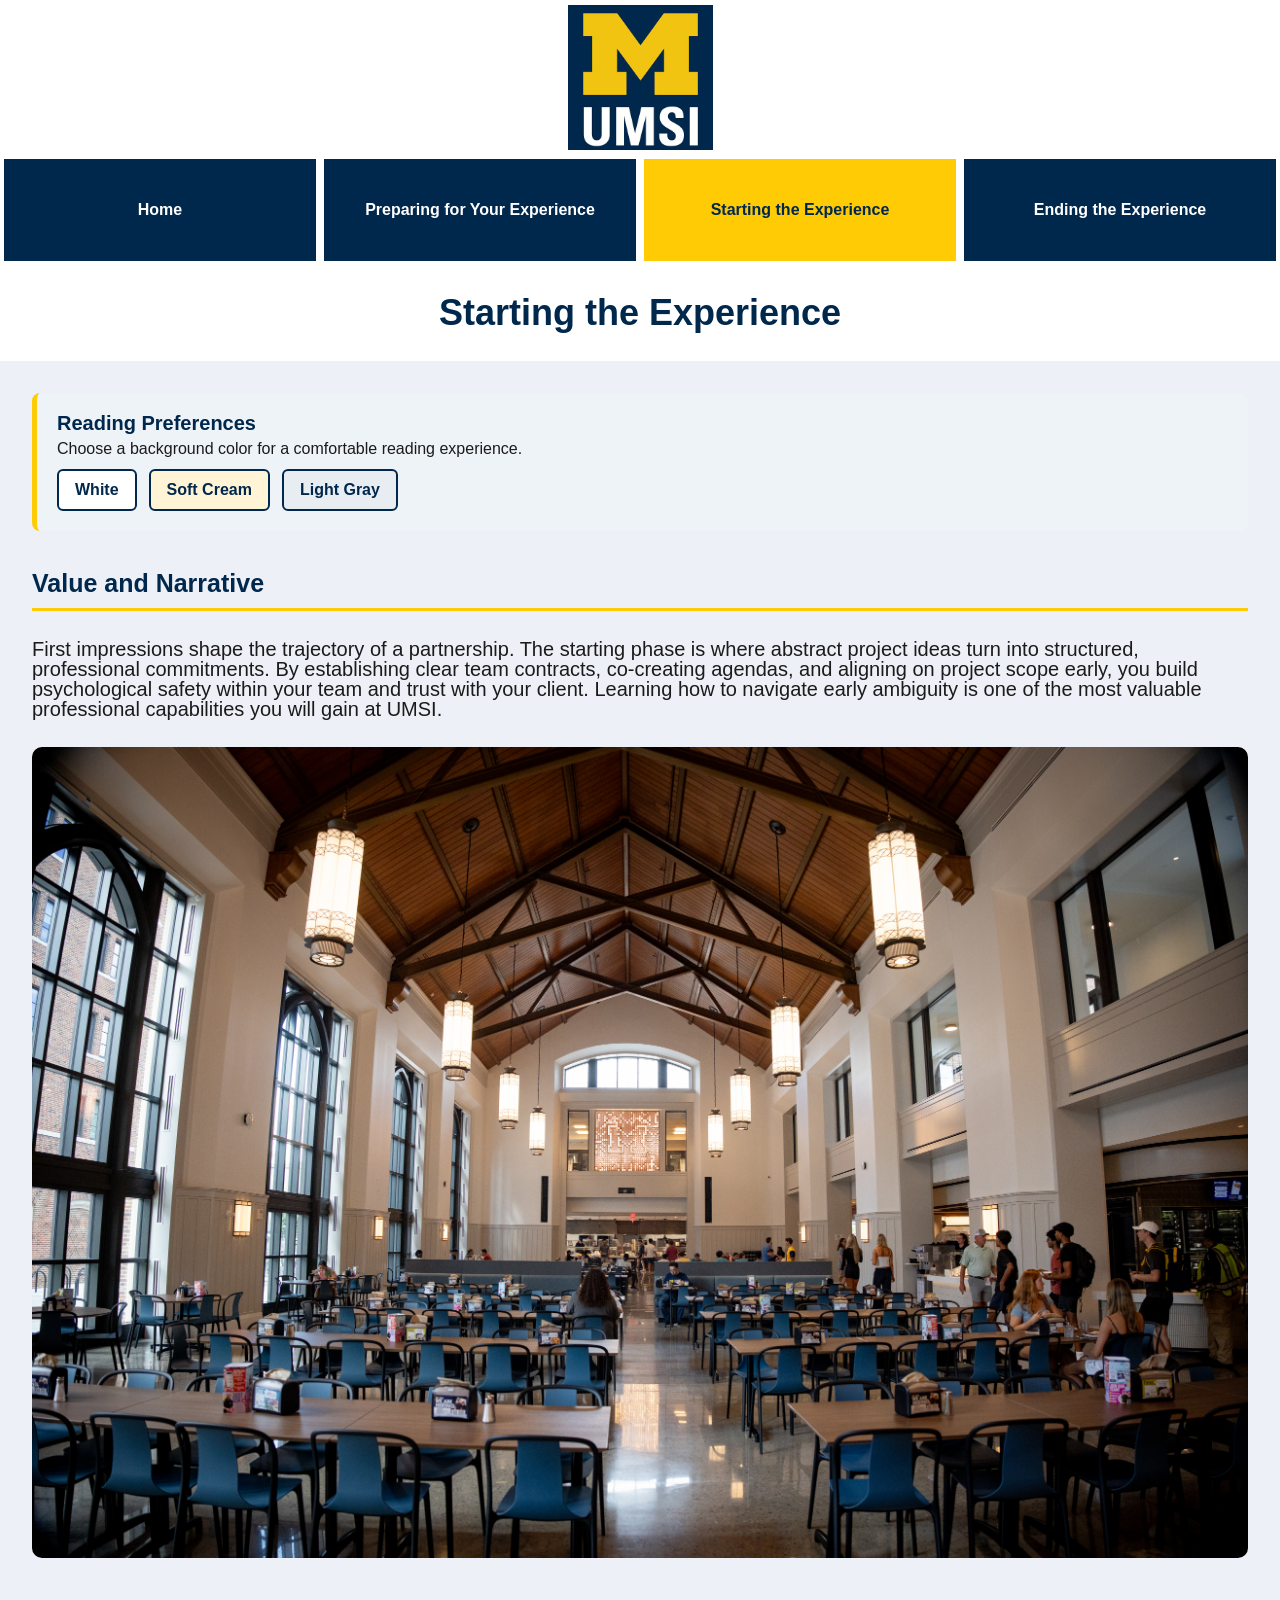
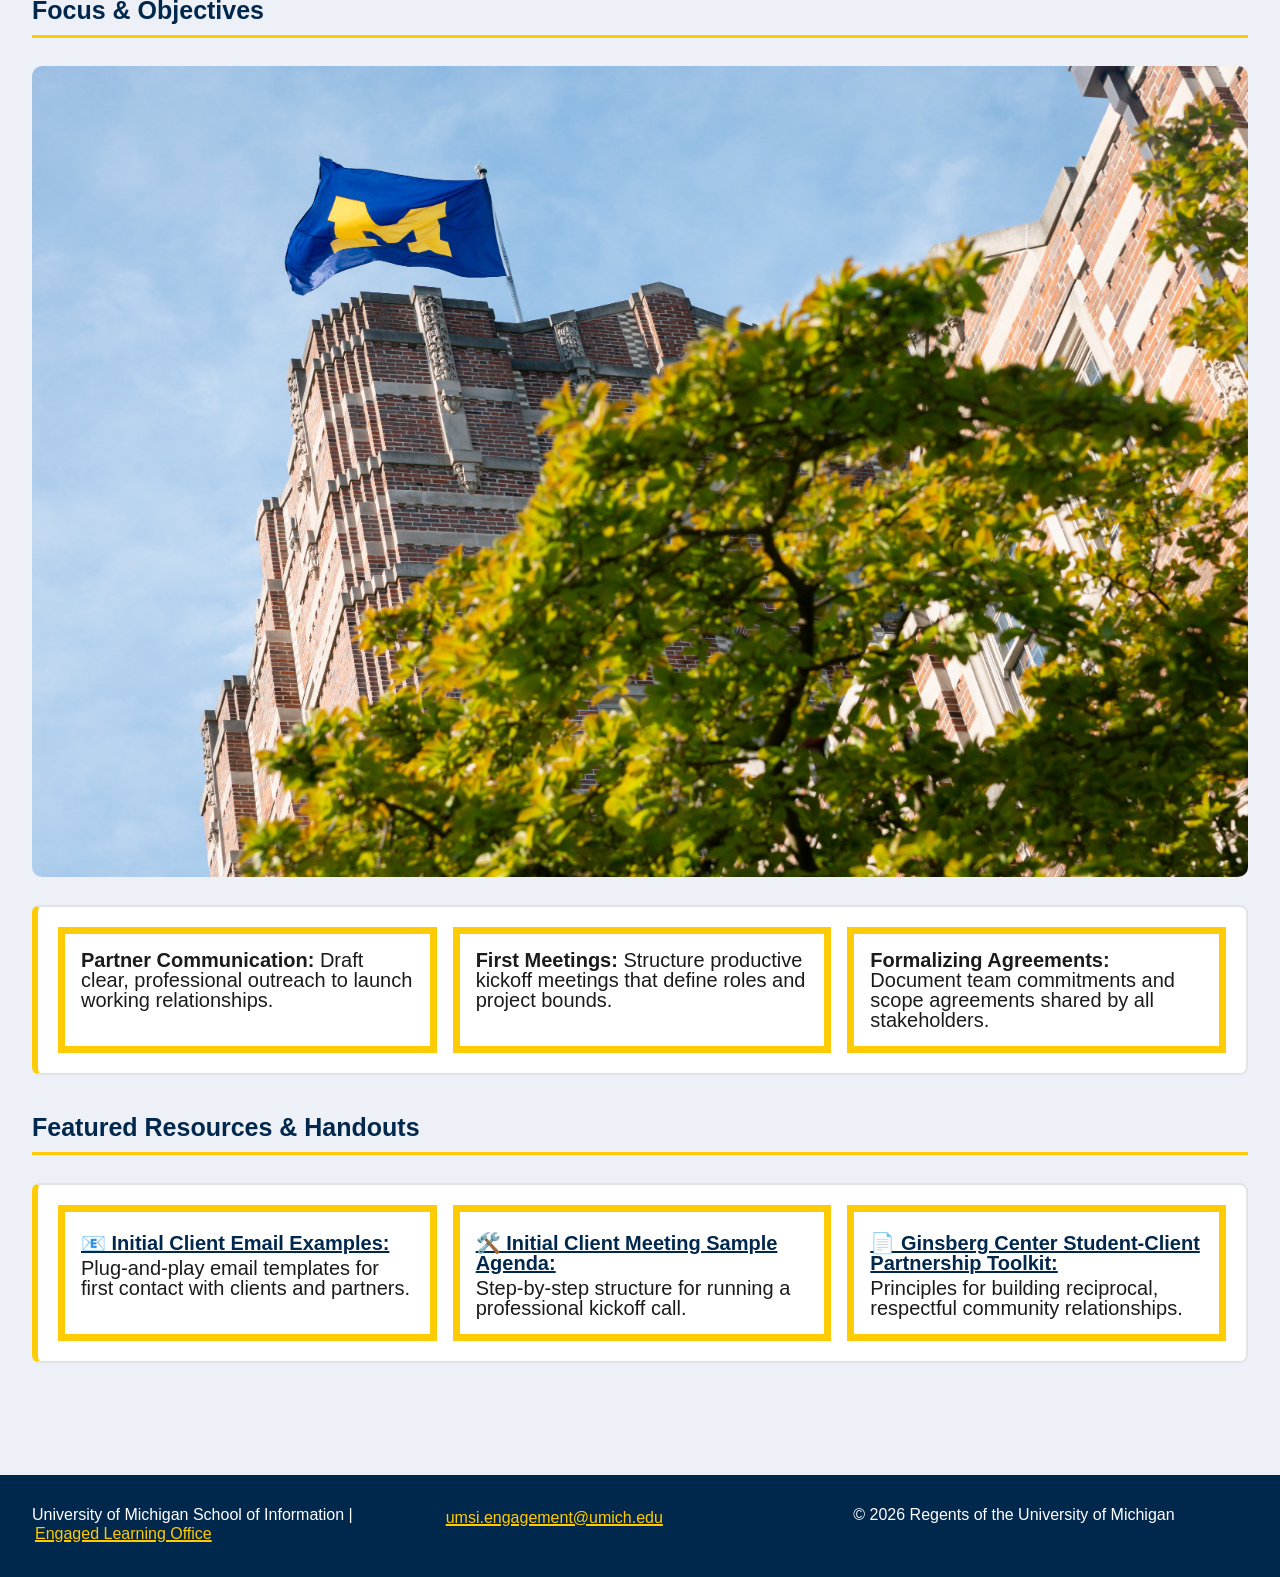
<file: starting.html>
<!DOCTYPE html>
<html lang="en">
<head>
    <meta charset="UTF-8">
    <meta name="viewport" content="width=device-width, initial-scale=1.0">
    <link rel="stylesheet" href="css/html5reset.css">
    <link rel="stylesheet" href="css/style.css">
    <title>Starting Your Experience | UMSI Engaged Learning</title>

</head>
<body>

    <header>
  <a href = "#main">Skip to Main Content</a>
        <img src="images/UMSI_signature_vertical_informal_solidblue.jpg" alt="UMSI Logo">
        <nav>
            <ul>
                <li><a href = "index.html">Home</a></li>
                <li><a href = "prep.html">Preparing for Your Experience</a></li>
                <li><a href = "starting.html" aria-current="page">Starting the Experience</a></li>
                <li><a href = "ending.html">Ending the Experience</a></li>
            </ul>
        </nav>
    <h1>Starting the Experience</h1>

    </header>
    <main id="main">
        <div class="background-preference">
            <h2>Reading Preferences</h2>
            <p>Choose a background color for a comfortable reading experience.</p>
            <div class="color-buttons">
                <button type="button" onclick="changeBackground('#ffffff')"> White </button>
                <button type="button" onclick="changeBackground('#fff4d5')"> Soft Cream </button>
                <button type="button" onclick="changeBackground('#e8edf2')"> Light Gray </button>
            </div>
        </div>
    <section>
      <h2>Value and Narrative</h2>
      <p>
        First impressions shape the trajectory of a partnership. 
        The starting phase is where abstract project ideas turn into structured, professional commitments. 
        By establishing clear team contracts, co-creating agendas, and aligning on project scope early, you build psychological safety within your team and trust with your client. Learning how to navigate early ambiguity is one of the most valuable professional capabilities you will gain at UMSI.
      </p>

    <img src="images/starting-pic1.jpg" alt="library with a bunch of desks"
        width="800"
        height="500">
    </section>

<section>
    <h2>Focus & Objectives </h2>

    <img src="images/starting-pic2.jpg" alt="building with michigan flag at the top"
        width="700"
        height="600">

    <ul>
        <li><strong>Partner Communication:</strong> Draft clear, professional outreach to launch working relationships.</li>
        <li><strong>First Meetings:</strong>  Structure productive kickoff meetings that define roles and project bounds.</li>
        <li><strong>Formalizing Agreements:</strong> Document team commitments and scope agreements shared by all stakeholders.</li>
    </ul>
</section>

<section>
    <h2>Featured Resources & Handouts</h2>

    <ul>
        <li><strong><a href="https://docs.google.com/document/d/1fWFXwoW5fKX_Tctn97Gio5XZDwILNlqIOyKKE8Yk5J0/edit?usp=drive_link">📧 Initial Client Email Examples:</a></strong> Plug-and-play email templates for first contact with clients and partners.</li>
        <li><strong><a href="https://docs.google.com/document/d/1ItXxYauAcPoaGMUZWuJsX-OLFfGmeBOWT7JNhoZxGyU/edit?usp=drive_link">🛠️ Initial Client Meeting Sample Agenda:</a></strong> Step-by-step structure for running a professional kickoff call.</li>
        <li><strong><a href="https://ginsberg.umich.edu/article/campus-community-partnerships-toolkit">📄 Ginsberg Center Student-Client Partnership Toolkit: </a></strong> Principles for building reciprocal, respectful community relationships.</li>
    </ul>
</section>

        <!-- Content taken & modified from UMGPT with the prompt, "Write me a webpage of intro content to help meet the following requirements - this is for the home page": and then pasted in the client objectives & project requirements"
        UMGPT. (2026). UMGPT ( GPT-5.6 Sol September 7th version) [Large language model]. -->
    </main>
    <footer>
        <p>University of Michigan School of Information | <a href="https://www.si.umich.edu/programs/engaged-learning/about-engaged-learning-office">Engaged Learning Office </a></p>
        <address>
            <a href="mailto:umsi.engagement@umich.edu"> umsi.engagement@umich.edu</a>
        </address>
        <p>&copy; <span id="year"></span> Regents of the University of Michigan</p>
        <script>
            document.getElementById("year").innerHTML = new Date().getFullYear();
        </script>
    </footer>

    <script>
        function changeBackground(color) {
            document.querySelector("body").style.backgroundColor = color;
        }
    </script>
</body>
</html>
</file>
<file: css/style.css>
body {
  font-size: 100%;
  scroll-behavior: smooth;
  font-family: "Open Sans", "Segoe UI", sans-serif;
  font-size: 20px;   
  color: #1b1b1b;
  background-color: #edf0f6;
}

header {
  display: grid;
  grid-template-columns: 1fr;
  background-color: white;
}

header > a:first-of-type {
  position: absolute;
  left: 3px;
  top: -65px;
  z-index: 100;
  padding: 8px 1px;
  background: #ffcb05;
  color: #00274c;
  font-weight: 800;
}

header > a:first-of-type:focus {
  top: 8px;
}

header img {
  width: 145px;
  max-width: 80%;
  padding: 5px;
  height: auto;
  margin: 0 auto;
}

header h1 {
  padding: 30px 20px;
}

h1, h2, h3 {
  font-family: "Open Sans", "Segoe UI", sans-serif;
  color: #00274c;
}

h1 { 
  font-size: 30px; 
  font-weight: 800; 
}

h2 { 
  font-size: 25px;  
  font-weight: 800; 
}

h3 { 
  font-size: 20px; 
  font-weight: 800; 
}

nav {
  background: #00274c;
}

nav ul{
  display: grid;
  grid-template-columns: 1fr 1fr;
}

nav a {
  display: grid;
  place-items: center;
  min-height: 45px;           
  padding: 15px 10px;
  background: #00274c;
  color: white;
  font-size: 16px;
  font-weight: 800;
  text-decoration: none;
  border: 4px solid white;
}

nav a:hover {
  background:#ffcb05;
  color: #00274c;
}

nav a:focus {
  outline: 5px solid #ffcb05;
  outline-offset: -5px;
}

nav a[aria-current="page"] {
  background-color: #ffcb05;
  color: #00274c;
}

main {
  width: 100%;
  max-width: 75rem;
  margin: 0 auto;
  padding: 16px;
}

main section {
  display: grid;
  grid-template-columns: 1fr;
  gap: 24px;
  margin-block: 40px;
  align-items: start;
}

main section > h2, main section > p, main section > img, main section > iframe, main section > ul, main section > ol, main section > section, 
main section > aside {
  grid-column: 1 / -1;
}

main section section {
  margin-block: 24px;
}

main section > h2 {
  padding-bottom: 12px;
  border-bottom: 3px solid #ffcb05;
}

main img {
  display: block;
  width: 100%;
  max-width: 100%;
  height: auto;                
}

main img, main iframe {
  border-radius: 10px;
}

a {
  color: #00274c;
  text-decoration: underline;
  text-underline-offset: 1px;
  text-decoration-thickness: 2px;
}

a:hover {
  background: #ffcb05;
}

a:focus, iframe:focus{
  outline: 2px solid #00274c;
  outline-offset: 2px;
  box-shadow: 0 0 0 1px #ffcb05;
}

iframe {
  display: block;
  width: 100%;
  max-width: 100%;
  height: auto;
  aspect-ratio: 16 / 9;
}

main ul, main ol {
  padding-left: 24px;
}

main li {
  margin-bottom: 8px;
  padding-left: 4px;
}

  
main section > ul:not(article ul) {
  display: grid;
  grid-template-columns: 1fr;
  gap: 16px;
  padding-left: 2px;
  list-style: none;
  background-color: white;
  border: 2px solid #e0e4e8;
  border-left: 6px solid #ffcb05;
  border-radius: 8px;
  padding: 20px;
}

main section > ul:not(article ul) > li {
  margin: 0;
  padding: 16px;
  border: 7px solid #ffcb05;
}

main li a {
  display: inline-block;
  padding-block: 5px;
}

article {
  display: grid;
  align-content: start;
  gap: 12px;
  padding: 16px;
  border: 2px solid #faf9f1;
  box-sizing: border-box;
  background-color: white;
  border-left: 6px solid #ffcb05;
  border-radius: 10px;
  box-shadow: 0 3px 10px rgba(5, 31, 55, 0.08);
}

article h3 { 
  margin-bottom: 8px;
}

main section > article:has(ul, ol) {
  grid-column: 1 / -1;
}

article > a {
  display: grid;
  place-items: center;
  min-height: 48px;
  margin-top: 8px;
  padding: 10px 16px;
  background: #00274c;
  color: white;
  font-weight: 700;
  text-align: center;
  text-decoration: none;
}

article:hover {
  box-shadow: 0 6px 16px rgba(0, 39, 76, 0.14);
  transform: translateY(-3px);
}

article > a:hover {
  background: #ffcb05;
  color: #00274c;
}

article h3 a {
  display: inline-block;
  padding-block: 5px;
}

aside {
  display: grid;
  gap: 16px;
  padding: 28px;
  border: 4px solid #00274c;;
  color: #00274c;
  background-color: #ffffff;
  border-radius: 10px;
}

aside h2 {
  color: #00274c;
  border-bottom: 5px solid #ffcb05;
  padding-bottom: 8px;
}

aside p { 
  margin: 10px; 
}

aside div a {
  display: grid;
  place-items: center;
  min-height: 48px;
  padding: 10px 16px;
  border: 5px solid #ffcb05;
  color: #00274c;
  font-weight: 700;
  text-align: center;
  text-decoration: none;
}
  
aside div a:hover {
  background: #ffcb05;
}

aside a {
  color: #00274c;
  font-weight: bold; 
}

aside a:hover {
  color: #00274c;
}

aside a:focus {
  outline-color: white;
}
  

article > a, aside div a, .home-button {
  border-radius: 6px;
}

footer {
  display: grid;
  grid-template-columns: 1fr;
  gap: 16px;
  margin-top: 40px;
  padding: 24px  16px;
  background: #00274c;
  color: white;
  font-size: 16px;
}

footer p { 
  margin: 0; 
}

footer address {
  font-style: normal;
}

footer a {
  display: inline-block;
  padding-block: 5px;
  padding: 3px;
  color: #ffcb05;
}

footer a:hover {
  background:#ffcb05;
  color: #00274c;
}

footer a:focus {
  outline-color: white;
  box-shadow: none;
}

@media (prefers-reduced-motion: reduce) {
  html { 
    scroll-behavior: auto; 
  }
  * { 
    transition: none !important; 
    animation: none !important; 
  }
}

/* desktop view */
@media screen and (min-width: 1024px) {
  nav ul {
    grid-template-columns: repeat(4, 1fr);
  }

  nav a {
    text-align: center;
    min-height: 72px;
  }

  header h1 {
    font-size: 36px;
    text-align: center;
  }

  main {
    width: 100%;
    max-width: none;
    margin: 0;
    padding: 32px;
    box-sizing: border-box;
  }

  main section {
    grid-template-columns: repeat(3, minmax(0, 1fr));
    gap: 28px;
  }

  main section > h2, main section > p, main section > img, main section > ul, main section > ol, main section > iframe {
    grid-column: 1 / -1;
  }

  main section > ul:not(article ul) {
    grid-template-columns: repeat(3, minmax(0, 1fr));
  }

  article {
    padding: 22px;
  }

  footer {
    grid-template-columns: repeat(3, minmax(0, 1fr));
    padding: 32px;
  }
}

/* 404 Page */
.main-four {
  display: grid;
  grid-template-columns: 1fr;
  justify-items: center;
  align-content: center;
  text-align: center;
  gap: 15px;
  padding: 40px 20px;
  min-height: 55vh;
}

.main-four > h1 {
  font-size: 60px;
  color: #00274c;
  font-weight: 800;
}

.main-four > h2 {
  font-size: 26px;
}

.main-four > p {
  max-width: 600px;
  line-height: 1.6;
}

.main-four > a {
  display: inline-block;
  padding: 10px 20px;
  background: #00274c;
  color: white;
  text-decoration: none;
  border: 3px solid #ffcb05;
  border-radius: 6px;
}

.main-four > a:hover {
  background: #ffcb05;
  color: #00274c;
}

.main-four > a:focus {
  outline: 3px solid #00274c;
  outline-offset: 4px;
}

/* javascript part of project */
.background-preference {
  background-color: #eef3f8;
  border-left: 5px solid #ffcb05;
  border-radius: 8px;
  padding: 20px;
  margin-bottom: 24px;
}

.background-preference h2 {
  font-size: 20px;
  margin-bottom: 8px;
}

.background-preference p {
  font-size: 16px;
  margin-bottom: 12px;
}

.color-buttons {
  display: flex;
  flex-wrap: wrap;
  gap: 12px;
}

.color-buttons button {
  padding: 10px 16px;
  border: 2px solid #00274c;
  border-radius: 6px;
  color: #00274c;
  font-size: 16px;
  font-weight: 700;
  cursor: pointer;
}

.color-buttons button:nth-child(1) {
  background-color: #ffffff;
}

.color-buttons button:nth-child(2) {
  background-color: #fff4d5;
}

.color-buttons button:nth-child(3) {
  background-color: #e8edf2;
}

.color-buttons button:hover {
  border-color: #00274c;
  box-shadow: 0 2px 6px rgba(0, 39, 76, 0.2);
}

.color-buttons button:focus-visible {
  outline: 3px solid #00274c;
  outline-offset: 3px;
}
</file>
